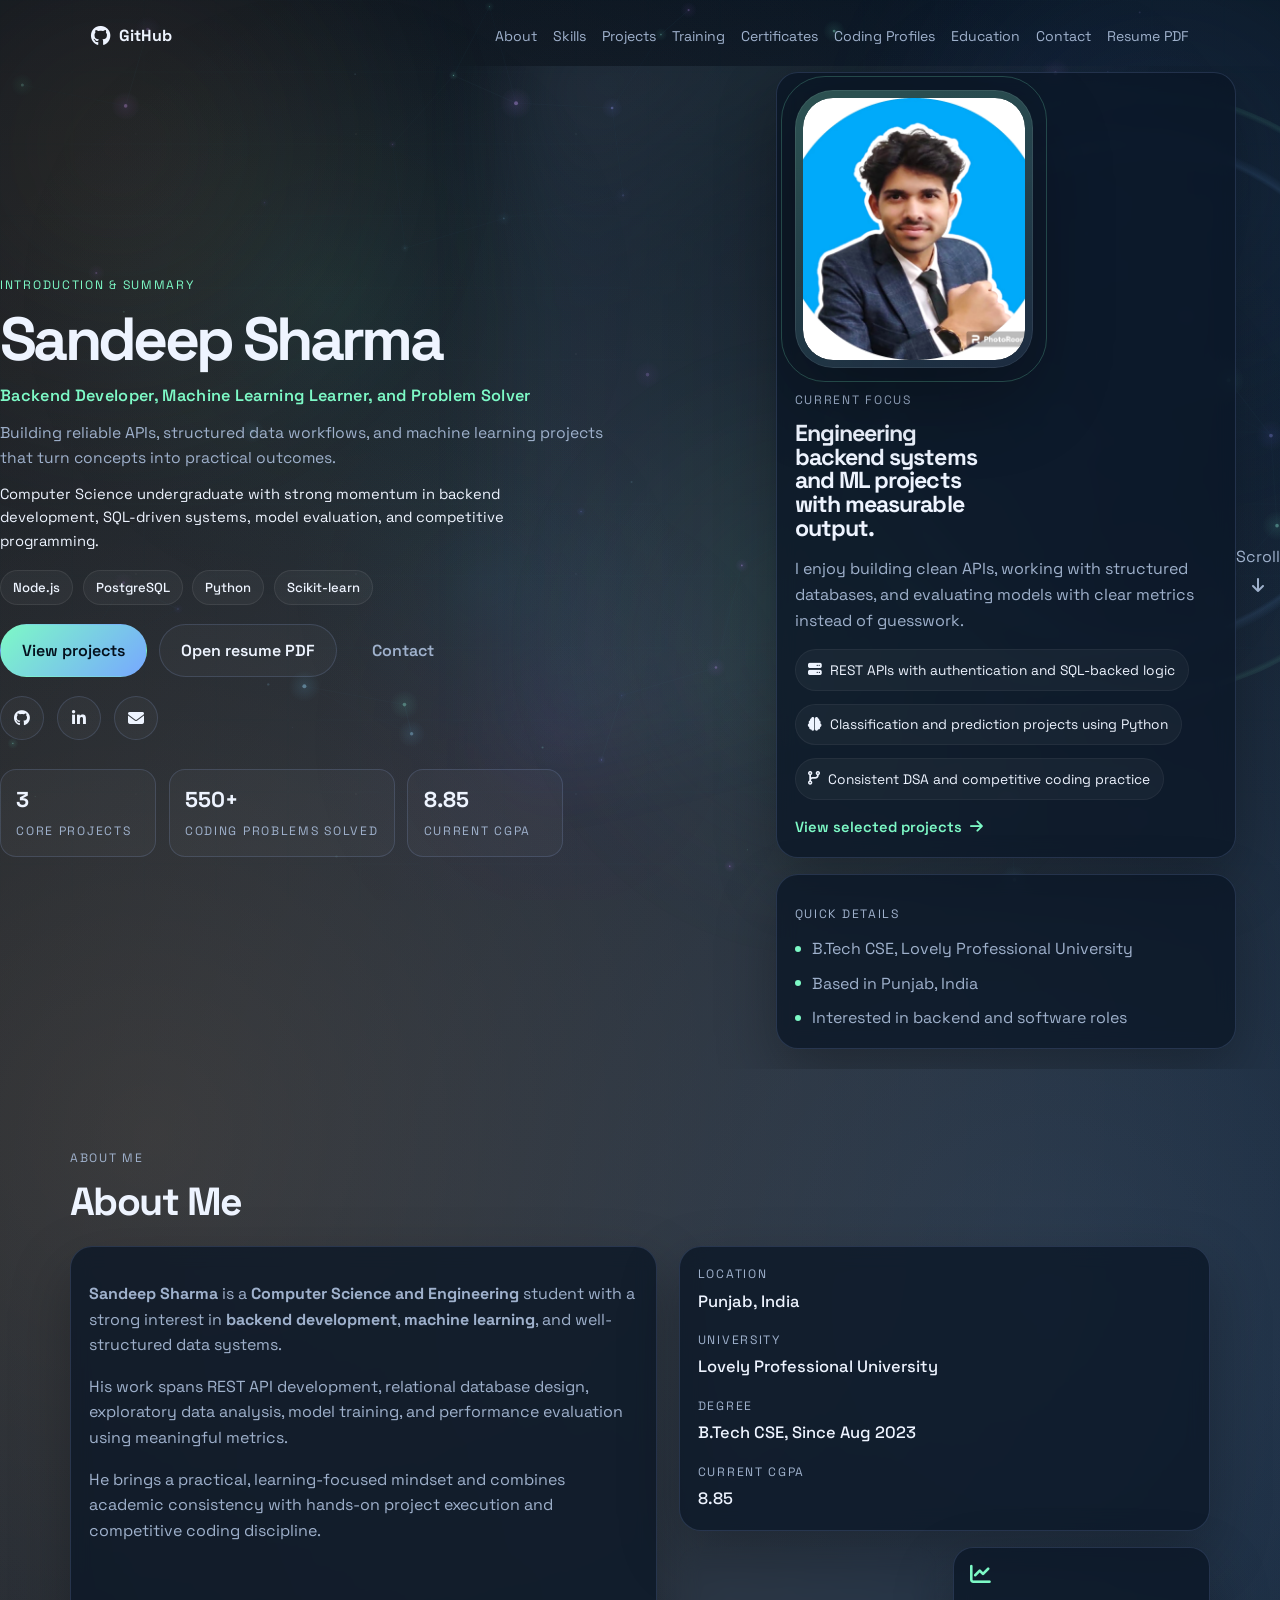
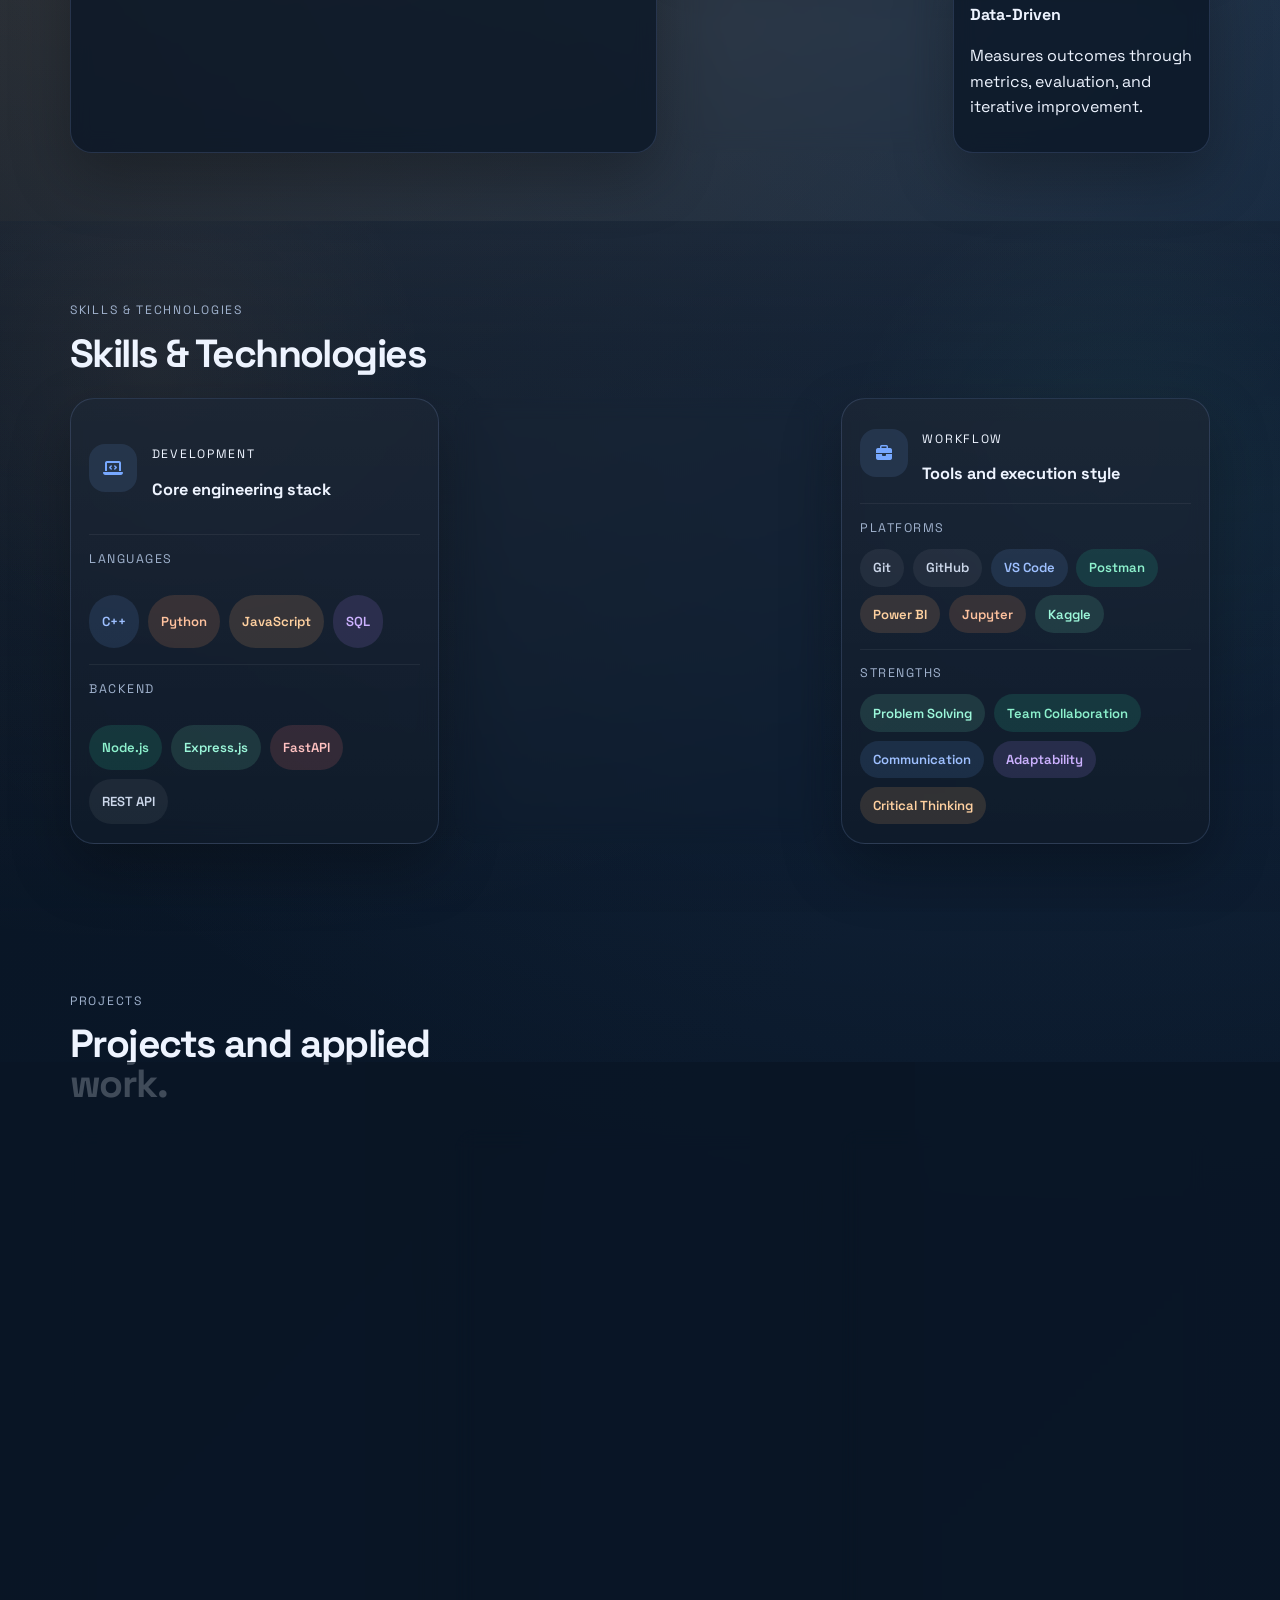
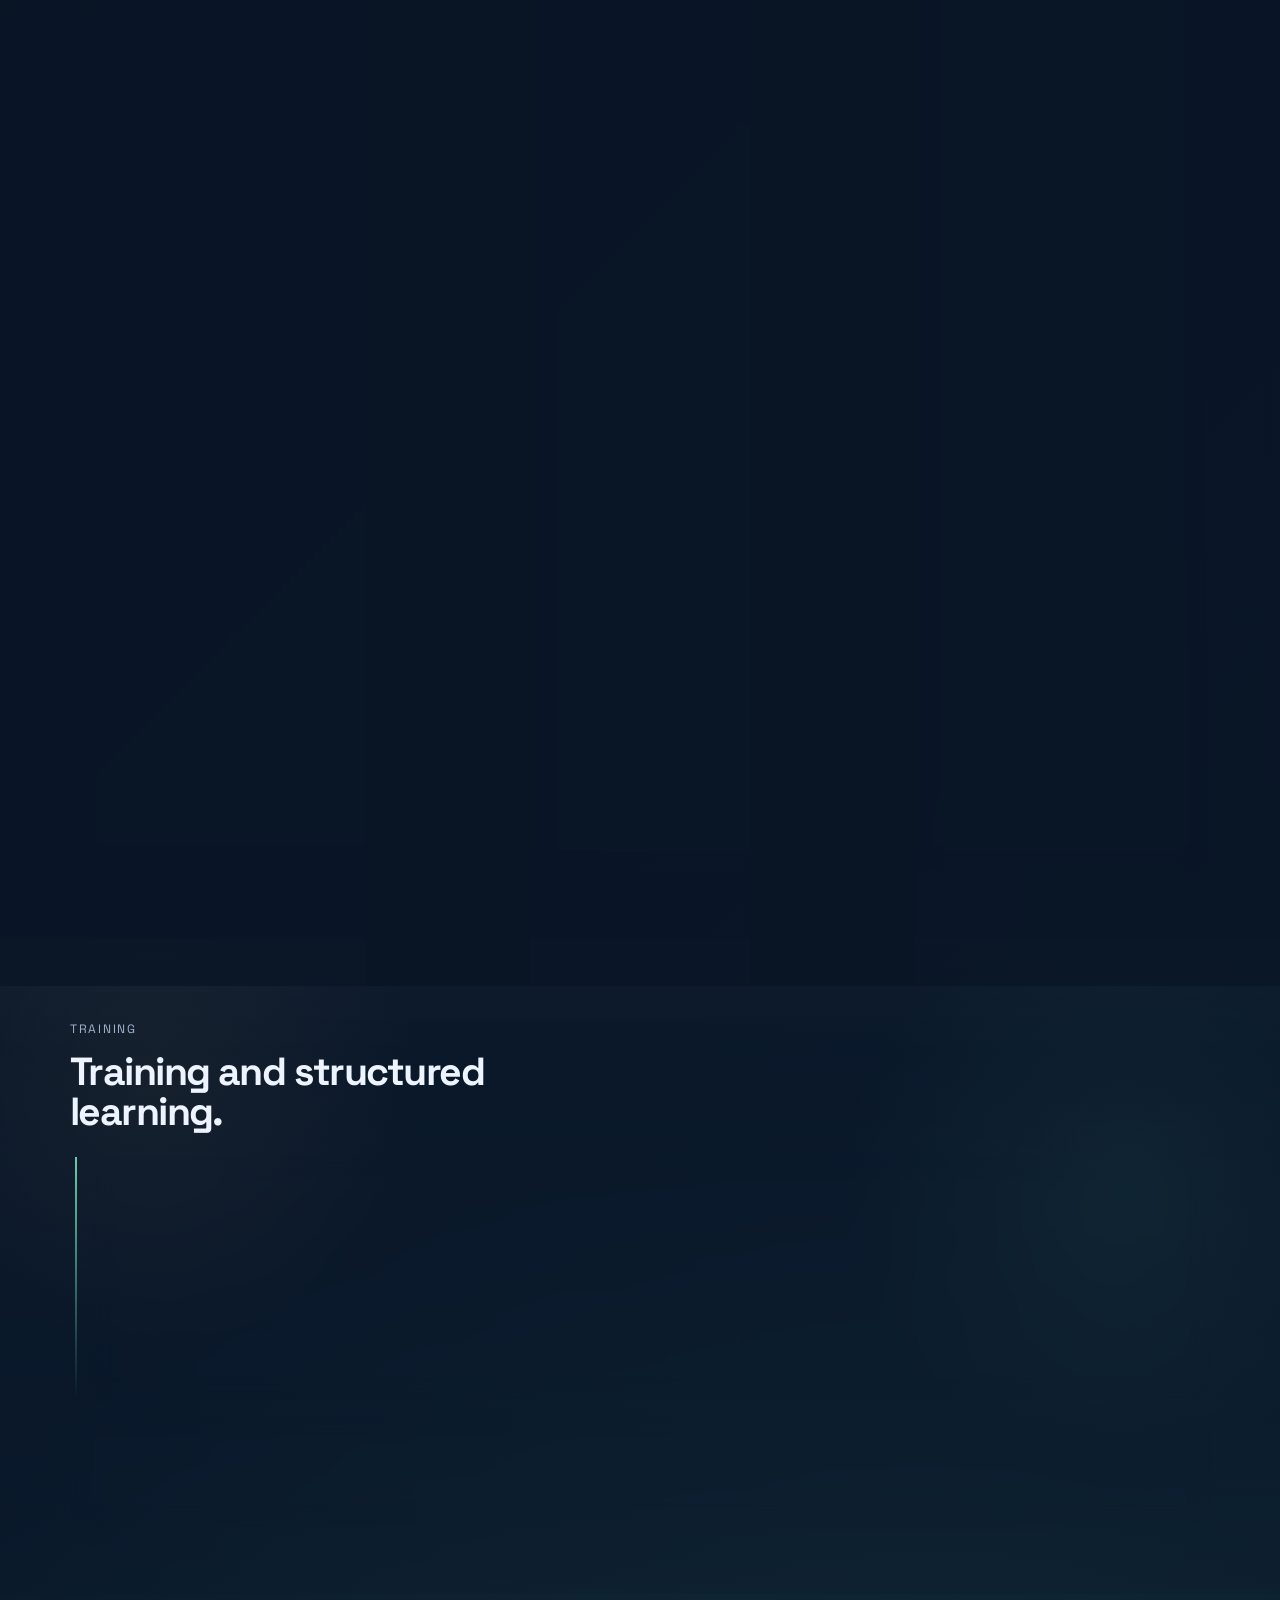
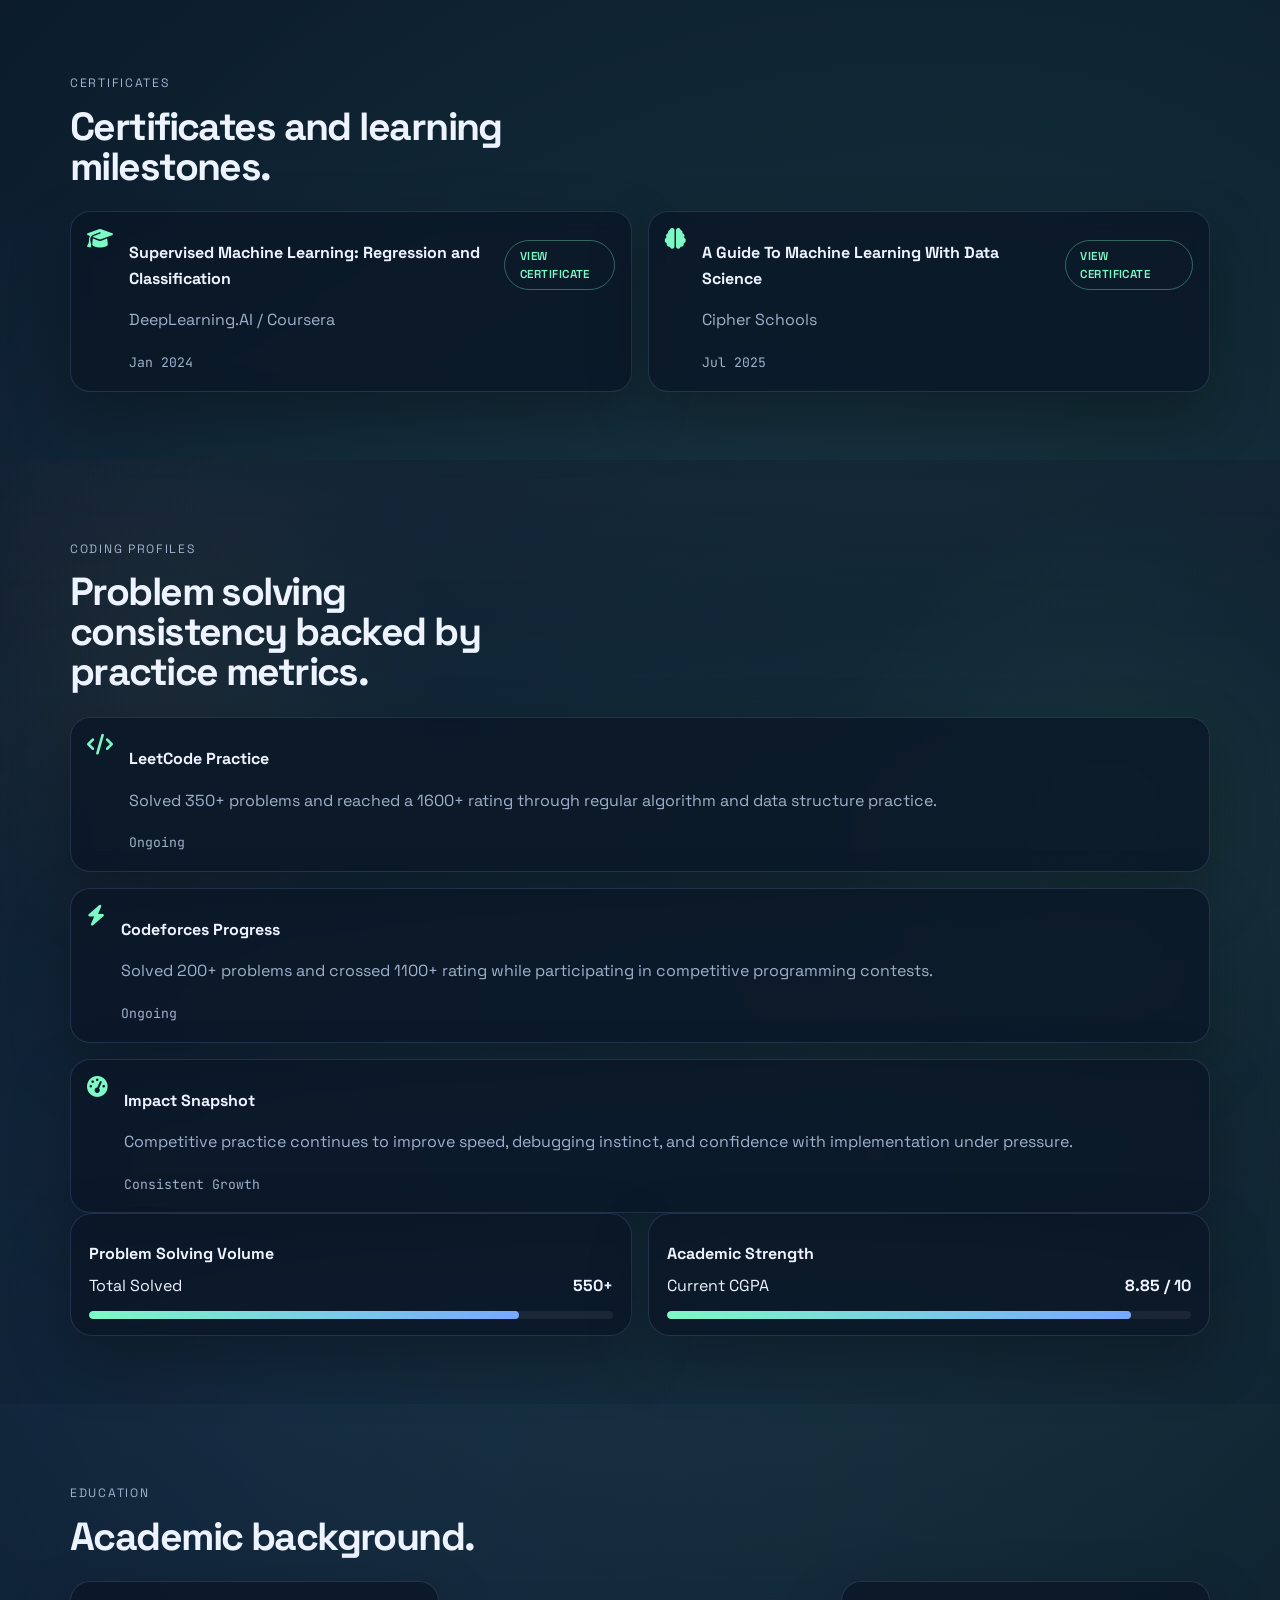
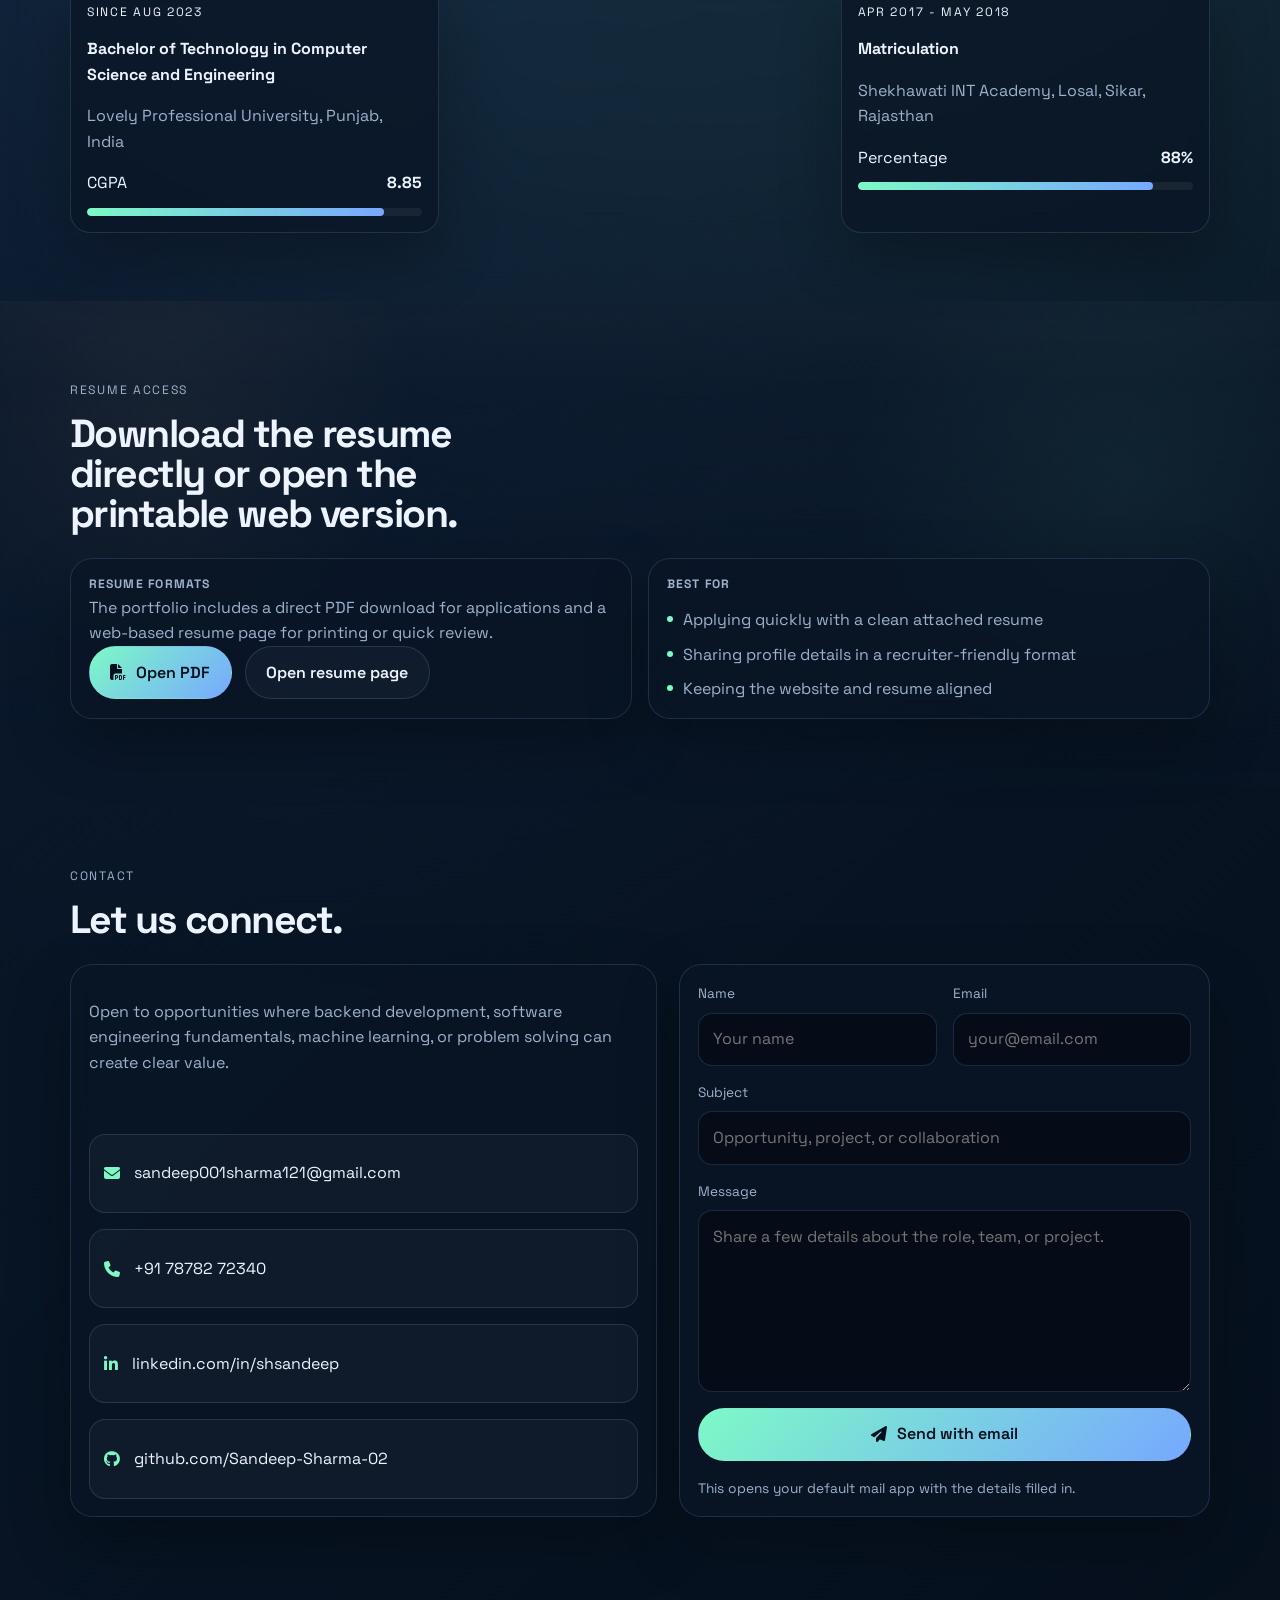
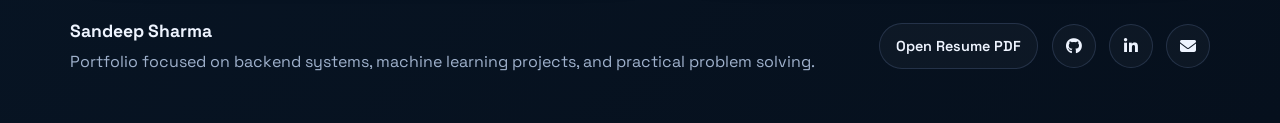
<file: index.html>
<!DOCTYPE html>
<html lang="en">
<head>
  <meta charset="UTF-8" />
  <meta name="viewport" content="width=device-width, initial-scale=1.0" />
  <meta
    name="description"
    content="Portfolio of Sandeep Sharma, a Computer Science undergraduate building backend systems, data science projects, and practical machine learning solutions."
  />
  <meta name="theme-color" content="#07111f" />
  <title>Sandeep Sharma | Portfolio</title>
  <link rel="preconnect" href="https://fonts.googleapis.com" />
  <link rel="preconnect" href="https://fonts.gstatic.com" crossorigin />
  <link
    href="https://fonts.googleapis.com/css2?family=JetBrains+Mono:wght@400;600&family=Space+Grotesk:wght@400;500;700&display=swap"
    rel="stylesheet"
  />
  <link rel="icon" href="favicon.svg" type="image/svg+xml" />
  <link rel="stylesheet" href="https://cdnjs.cloudflare.com/ajax/libs/font-awesome/6.5.0/css/all.min.css" />
  <link rel="stylesheet" href="style.css" />
</head>
<body>
  <canvas id="particle-canvas" aria-hidden="true"></canvas>
  <div class="page-shell">
    <nav id="navbar">
      <a
        href="https://github.com/Sandeep-Sharma-02"
        class="nav-logo nav-logo-github"
        target="_blank"
        rel="noopener"
        aria-label="Open GitHub profile"
      >
        <i class="fab fa-github"></i>
        <span>GitHub</span>
      </a>
      <ul class="nav-links" id="navLinks">
        <li><a href="#about">About</a></li>
        <li><a href="#skills">Skills</a></li>
        <li><a href="#projects">Projects</a></li>
        <li><a href="#training">Training</a></li>
        <li><a href="#certifications">Certificates</a></li>
        <li><a href="#competitive">Coding Profiles</a></li>
        <li><a href="#education">Education</a></li>
        <li><a href="#contact">Contact</a></li>
        <li><a href="https://drive.google.com/file/d/11NewJJW5GkzhOMJ3qAtojDPKRe1tcXoI/view?usp=drive_link" target="_blank" rel="noopener">Resume PDF</a></li>
      </ul>
      <button class="hamburger" id="hamburger" aria-label="Toggle menu" aria-expanded="false" aria-controls="navLinks">
        <span></span>
        <span></span>
        <span></span>
      </button>
    </nav>

    <main>
      <section id="hero" class="hero">
        <div class="hero-grid container">
          <div class="hero-copy">
            <p class="eyebrow">Introduction &amp; Summary</p>
            <h1>Sandeep Sharma</h1>
            <p class="hero-title">Backend Developer, Machine Learning Learner, and Problem Solver</p>
            <p class="hero-lead">
              Building reliable APIs, structured data workflows, and machine learning projects that turn concepts into practical outcomes.
            </p>
            <p class="hero-note">
              Computer Science undergraduate with strong momentum in backend development, SQL-driven systems, model evaluation, and competitive programming.
            </p>

            <div class="hero-role-wrap hero-badges">
              <span class="hero-badge">Node.js</span>
              <span class="hero-badge">PostgreSQL</span>
              <span class="hero-badge">Python</span>
              <span class="hero-badge">Scikit-learn</span>
            </div>

            <div class="hero-actions">
              <a href="#projects" class="btn btn-primary">View projects</a>
              <a href="https://drive.google.com/file/d/11NewJJW5GkzhOMJ3qAtojDPKRe1tcXoI/view?usp=drive_link" class="btn btn-secondary" target="_blank" rel="noopener">Open resume PDF</a>
              <a href="#contact" class="btn btn-ghost">Contact</a>
            </div>

            <div class="hero-socials">
              <a href="https://github.com/Sandeep-Sharma-02" target="_blank" rel="noopener" aria-label="GitHub">
                <i class="fab fa-github"></i>
              </a>
              <a href="https://www.linkedin.com/in/shsandeep/" target="_blank" rel="noopener" aria-label="LinkedIn">
                <i class="fab fa-linkedin-in"></i>
              </a>
              <a href="mailto:sandeep001sharma121@gmail.com" aria-label="Email">
                <i class="fas fa-envelope"></i>
              </a>
            </div>

            <div class="hero-stats">
              <article class="metric-card">
                <span class="metric-value">3</span>
                <span class="metric-label">Core projects</span>
              </article>
              <article class="metric-card">
                <span class="metric-value">550+</span>
                <span class="metric-label">Coding problems solved</span>
              </article>
              <article class="metric-card">
                <span class="metric-value">8.85</span>
                <span class="metric-label">Current CGPA</span>
              </article>
            </div>
          </div>

          <div class="hero-panel">
            <div class="hero-card hero-card-main glass-card">
              <div class="photo-frame-wrap" id="photoFrameWrap" title="Click to upload your photo">
                <div class="photo-frame-ring"></div>
                <div class="photo-frame-inner">
                  <img id="profilePhoto" src="profile-photo.jpeg" alt="Sandeep Sharma" style="display:block;" />
                  <div class="photo-placeholder" id="photoPlaceholder" style="display:none;">
                    <svg xmlns="http://www.w3.org/2000/svg" width="26" height="26" viewBox="0 0 24 24" fill="none" stroke="currentColor" stroke-width="1.5" stroke-linecap="round" stroke-linejoin="round"><path d="M23 19a2 2 0 0 1-2 2H3a2 2 0 0 1-2-2V8a2 2 0 0 1 2-2h4l2-3h6l2 3h4a2 2 0 0 1 2 2z"/><circle cx="12" cy="13" r="4"/></svg>
                    <span>Upload Photo</span>
                  </div>
                </div>
                <input type="file" id="photoInput" accept="image/*" style="display:none;" />
              </div>
              <p class="hero-card-kicker">Current Focus</p>
              <h2>Engineering backend systems and ML projects with measurable output.</h2>
              <p>
                I enjoy building clean APIs, working with structured databases, and evaluating models with clear metrics instead of guesswork.
              </p>
              <div class="signal-list">
                <span><i class="fas fa-server"></i> REST APIs with authentication and SQL-backed logic</span>
                <span><i class="fas fa-brain"></i> Classification and prediction projects using Python</span>
                <span><i class="fas fa-code-branch"></i> Consistent DSA and competitive coding practice</span>
              </div>
              <a href="#projects" class="summary-link">View selected projects <i class="fas fa-arrow-right"></i></a>
            </div>

            <div class="hero-card hero-card-mini glass-card">
              <p class="mini-label">Quick Details</p>
              <ul>
                <li>B.Tech CSE, Lovely Professional University</li>
                <li>Based in Punjab, India</li>
                <li>Interested in backend and software roles</li>
              </ul>
            </div>
          </div>
        </div>
        <a href="#about" class="scroll-cue" aria-label="Scroll to about section">
          <span>Scroll</span>
          <i class="fas fa-arrow-down"></i>
        </a>
      </section>

      <section id="about" class="section">
        <div class="container">
          <div class="section-heading">
            <p class="section-kicker">About Me</p>
            <h2>About Me</h2>
          </div>

          <div class="about-grid">
            <div class="about-copy glass-card">
              <p>
                <strong>Sandeep Sharma</strong> is a <strong>Computer Science and Engineering</strong> student with a strong interest in
                <strong>backend development</strong>, <strong>machine learning</strong>, and well-structured data systems.
              </p>
              <p>
                His work spans REST API development, relational database design, exploratory data analysis, model training, and performance evaluation using meaningful metrics.
              </p>
              <p>
                He brings a practical, learning-focused mindset and combines academic consistency with hands-on project execution and competitive coding discipline.
              </p>
            </div>

            <div class="about-aside">
              <div class="glass-card detail-stack">
                <div class="detail-item">
                  <span class="detail-label">Location</span>
                  <span class="detail-value">Punjab, India</span>
                </div>
                <div class="detail-item">
                  <span class="detail-label">University</span>
                  <span class="detail-value">Lovely Professional University</span>
                </div>
                <div class="detail-item">
                  <span class="detail-label">Degree</span>
                  <span class="detail-value">B.Tech CSE, Since Aug 2023</span>
                </div>
                <div class="detail-item">
                  <span class="detail-label">Current CGPA</span>
                  <span class="detail-value">8.85</span>
                </div>
              </div>

              <div class="value-grid">
                <article class="value-card glass-card">
                  <i class="fas fa-cubes"></i>
                  <h3>Systematic</h3>
                  <p>Builds with clear structure, clean logic, and dependable workflows.</p>
                </article>
                <article class="value-card glass-card">
                  <i class="fas fa-chart-line"></i>
                  <h3>Data-Driven</h3>
                  <p>Measures outcomes through metrics, evaluation, and iterative improvement.</p>
                </article>
              </div>
            </div>
          </div>
        </div>
      </section>

      <section id="skills" class="section section-dark">
        <div class="container">
          <div class="section-heading">
            <p class="section-kicker">Skills &amp; Technologies</p>
            <h2>Skills &amp; Technologies</h2>
          </div>

          <div class="skills-matrix">
            <article class="skill-column glass-card">
              <div class="skill-column-head">
                <div class="skill-icon"><i class="fas fa-laptop-code"></i></div>
                <div>
                  <p class="mini-label">Development</p>
                  <h3>Core engineering stack</h3>
                </div>
              </div>
              <div class="skill-row">
                <span class="skill-row-label">Languages</span>
                <div class="skill-row-tags">
                  <span class="tag tag-blue">C++</span>
                  <span class="tag tag-orange">Python</span>
                  <span class="tag tag-yellow">JavaScript</span>
                  <span class="tag tag-purple">SQL</span>
                </div>
              </div>
              <div class="skill-row">
                <span class="skill-row-label">Backend</span>
                <div class="skill-row-tags">
                  <span class="tag tag-green">Node.js</span>
                  <span class="tag tag-teal">Express.js</span>
                  <span class="tag tag-red">FastAPI</span>
                  <span class="tag tag-dark">REST API</span>
                </div>
              </div>
            </article>

            <article class="skill-column glass-card">
              <div class="skill-column-head">
                <div class="skill-icon"><i class="fas fa-chart-column"></i></div>
                <div>
                  <p class="mini-label">Analytics</p>
                  <h3>Data and ML workflow</h3>
                </div>
              </div>
              <div class="skill-row">
                <span class="skill-row-label">Data Science</span>
                <div class="skill-row-tags">
                  <span class="tag tag-blue">NumPy</span>
                  <span class="tag tag-teal">Pandas</span>
                  <span class="tag tag-orange">Matplotlib</span>
                  <span class="tag tag-purple">Scikit-learn</span>
                </div>
              </div>
              <div class="skill-row">
                <span class="skill-row-label">Databases</span>
                <div class="skill-row-tags">
                  <span class="tag tag-purple">PostgreSQL</span>
                  <span class="tag tag-blue">MySQL</span>
                  <span class="tag tag-orange">Schema Design</span>
                  <span class="tag tag-teal">SQL Queries</span>
                </div>
              </div>
            </article>

            <article class="skill-column glass-card">
              <div class="skill-column-head">
                <div class="skill-icon"><i class="fas fa-briefcase"></i></div>
                <div>
                  <p class="mini-label">Workflow</p>
                  <h3>Tools and execution style</h3>
                </div>
              </div>
              <div class="skill-row">
                <span class="skill-row-label">Platforms</span>
                <div class="skill-row-tags">
                  <span class="tag tag-dark">Git</span>
                  <span class="tag tag-dark">GitHub</span>
                  <span class="tag tag-blue">VS Code</span>
                  <span class="tag tag-green">Postman</span>
                  <span class="tag tag-yellow">Power BI</span>
                  <span class="tag tag-orange">Jupyter</span>
                  <span class="tag tag-teal">Kaggle</span>
                </div>
              </div>
              <div class="skill-row">
                <span class="skill-row-label">Strengths</span>
                <div class="skill-row-tags">
                  <span class="tag tag-teal">Problem Solving</span>
                  <span class="tag tag-green">Team Collaboration</span>
                  <span class="tag tag-blue">Communication</span>
                  <span class="tag tag-purple">Adaptability</span>
                  <span class="tag tag-yellow">Critical Thinking</span>
                </div>
              </div>
            </article>
          </div>
        </div>
      </section>

      <section id="projects" class="section">
        <div class="container">
          <div class="section-heading">
            <p class="section-kicker">Projects</p>
            <h2>Projects and applied work.</h2>
          </div>

          <div class="projects-grid">
            <article class="project-card glass-card">
              <div class="project-topline">
                <span class="project-date">Feb 2026 - Mar 2026</span>
                <span class="project-kind">Backend Project</span>
              </div>
              <button type="button" class="project-preview-button" data-project-preview="fintrack" aria-label="Open FinTrack interactive preview">
                <div class="project-visual project-visual-fintrack">
                  <div class="preview-window-chrome">
                    <span></span><span></span><span></span>
                  </div>
                  <div class="preview-header">
                    <div>
                      <span class="preview-overline">Finance API</span>
                      <strong>Monthly summary dashboard</strong>
                    </div>
                    <span class="preview-chip preview-chip-accent">PostgreSQL + JWT</span>
                  </div>
                  <div class="preview-dashboard-grid">
                    <div class="preview-panel preview-panel-primary">
                      <span class="preview-panel-label">Cash Flow</span>
                      <div class="preview-line-chart">
                        <span style="height: 36%"></span>
                        <span style="height: 54%"></span>
                        <span style="height: 48%"></span>
                        <span style="height: 72%"></span>
                        <span style="height: 66%"></span>
                        <span style="height: 84%"></span>
                        <span style="height: 78%"></span>
                      </div>
                    </div>
                    <div class="preview-stat-stack">
                      <div class="preview-stat-card">
                        <strong>6</strong>
                        <span>Endpoints</span>
                      </div>
                      <div class="preview-stat-card">
                        <strong>JWT</strong>
                        <span>Secure auth</span>
                      </div>
                      <div class="preview-stat-card">
                        <strong>SQL</strong>
                        <span>Summary logic</span>
                      </div>
                    </div>
                  </div>
                  <div class="preview-mini-graph">
                    <div class="preview-mini-graph-head">
                      <span>Endpoint usage</span>
                      <span>Last 30 days</span>
                    </div>
                    <div class="preview-area-chart">
                      <span style="height: 42%"></span>
                      <span style="height: 56%"></span>
                      <span style="height: 51%"></span>
                      <span style="height: 74%"></span>
                      <span style="height: 68%"></span>
                      <span style="height: 82%"></span>
                      <span style="height: 76%"></span>
                      <span style="height: 88%"></span>
                    </div>
                  </div>
                  <div class="preview-data-table">
                    <span>Housing</span>
                    <span>45%</span>
                    <span>Food</span>
                    <span>21%</span>
                    <span>Savings</span>
                    <span>17%</span>
                  </div>
                </div>
                <span class="project-preview-hint">Expand interactive preview</span>
              </button>
              <h3>FinTrack REST API</h3>
              <p>Production-grade personal finance tracker API built with secure authentication, relational data design, and tested financial reporting endpoints.</p>
              <ul class="project-points">
                <li>Built 6 fully tested endpoints using Node.js, Express.js, and PostgreSQL.</li>
                <li>Implemented JWT authentication and bcryptjs hashing for secure registration and login.</li>
                <li>Created SQL-powered summary logic using aggregations for category and monthly breakdowns.</li>
              </ul>
              <div class="timeline-tags">
                <span class="tag tag-green">Node.js</span>
                <span class="tag tag-teal">Express.js</span>
                <span class="tag tag-purple">PostgreSQL</span>
                <span class="tag tag-blue">JWT</span>
              </div>
              <div class="project-link-row">
                <a href="https://github.com/Sandeep-Sharma-02/FinTrack-api" target="_blank" rel="noopener" class="cert-btn">View Project</a>
              </div>
            </article>

            <article class="project-card glass-card">
              <div class="project-topline">
                <span class="project-date">Aug 2024 - Sep 2024</span>
                <span class="project-kind">Machine Learning Project</span>
              </div>
              <button type="button" class="project-preview-button" data-project-preview="diabetes" aria-label="Open diabetes prediction interactive preview">
                <div class="project-visual project-visual-diabetes">
                  <div class="preview-window-chrome">
                    <span></span><span></span><span></span>
                  </div>
                  <div class="preview-header">
                    <div>
                      <span class="preview-overline">Prediction Model</span>
                      <strong>Clinical risk evaluation</strong>
                    </div>
                    <span class="preview-chip preview-chip-accent">ROC-AUC 0.87</span>
                  </div>
                  <div class="preview-dashboard-grid">
                    <div class="preview-panel preview-panel-primary">
                      <span class="preview-panel-label">Feature influence</span>
                      <div class="preview-metric-list">
                        <div><span>Glucose</span><b style="width: 88%"></b></div>
                        <div><span>BMI</span><b style="width: 74%"></b></div>
                        <div><span>Age</span><b style="width: 56%"></b></div>
                        <div><span>Insulin</span><b style="width: 48%"></b></div>
                      </div>
                    </div>
                    <div class="preview-stat-stack">
                      <div class="preview-stat-card">
                        <strong>768</strong>
                        <span>Records</span>
                      </div>
                      <div class="preview-stat-card">
                        <strong>3</strong>
                        <span>Models</span>
                      </div>
                      <div class="preview-stat-card">
                        <strong>RF</strong>
                        <span>Best fit</span>
                      </div>
                    </div>
                  </div>
                  <div class="preview-mini-graph">
                    <div class="preview-mini-graph-head">
                      <span>Model score trend</span>
                      <span>Evaluation window</span>
                    </div>
                    <div class="preview-area-chart preview-area-chart-warm">
                      <span style="height: 48%"></span>
                      <span style="height: 61%"></span>
                      <span style="height: 72%"></span>
                      <span style="height: 66%"></span>
                      <span style="height: 84%"></span>
                      <span style="height: 78%"></span>
                      <span style="height: 90%"></span>
                    </div>
                  </div>
                  <div class="preview-data-table preview-data-table-wide">
                    <span>Precision</span>
                    <span>0.84</span>
                    <span>Recall</span>
                    <span>0.82</span>
                    <span>F1-Score</span>
                    <span>0.83</span>
                  </div>
                </div>
                <span class="project-preview-hint">Expand interactive preview</span>
              </button>
              <h3>Diabetes Prediction using Machine Learning</h3>
              <p>Health-data classification project focused on careful preprocessing, model comparison, and evaluation using multiple statistical performance metrics.</p>
              <ul class="project-points">
                <li>Cleaned and standardized data features for more stable model training.</li>
                <li>Implemented Logistic Regression, Random Forest, and SVM for diabetes prediction.</li>
                <li>Evaluated models using Accuracy, Precision, Recall, F1-Score, and ROC-AUC.</li>
              </ul>
              <div class="timeline-tags">
                <span class="tag tag-orange">Python</span>
                <span class="tag tag-teal">Pandas</span>
                <span class="tag tag-purple">Scikit-learn</span>
                <span class="tag tag-yellow">Plotly</span>
              </div>
              <div class="project-link-row">
                <a href="https://github.com/Sandeep-Sharma-02/PYTHON-PROJECT" target="_blank" rel="noopener" class="cert-btn">View Project</a>
              </div>
            </article>

            <article class="project-card glass-card">
              <div class="project-topline">
                <span class="project-date">May 2024 - Jun 2024</span>
                <span class="project-kind">Prediction Project</span>
              </div>
              <button type="button" class="project-preview-button" data-project-preview="air" aria-label="Open air quality interactive preview">
                <div class="project-visual project-visual-air">
                  <div class="preview-window-chrome">
                    <span></span><span></span><span></span>
                  </div>
                  <div class="preview-header">
                    <div>
                      <span class="preview-overline">Air Quality Model</span>
                      <strong>Pollution trend forecasting</strong>
                    </div>
                    <span class="preview-chip preview-chip-accent">R2 0.86</span>
                  </div>
                  <div class="preview-panel preview-panel-primary">
                    <span class="preview-panel-label">PM2.5 forecast curve</span>
                    <div class="preview-line-chart preview-line-chart-soft">
                      <span style="height: 28%"></span>
                      <span style="height: 42%"></span>
                      <span style="height: 39%"></span>
                      <span style="height: 63%"></span>
                      <span style="height: 69%"></span>
                      <span style="height: 58%"></span>
                      <span style="height: 77%"></span>
                    </div>
                  </div>
                  <div class="preview-mini-graph">
                    <div class="preview-mini-graph-head">
                      <span>Pollution intensity</span>
                      <span>Observed trend</span>
                    </div>
                    <div class="preview-area-chart preview-area-chart-soft">
                      <span style="height: 26%"></span>
                      <span style="height: 39%"></span>
                      <span style="height: 44%"></span>
                      <span style="height: 58%"></span>
                      <span style="height: 71%"></span>
                      <span style="height: 64%"></span>
                      <span style="height: 79%"></span>
                    </div>
                  </div>
                  <div class="preview-pollutant-grid">
                    <div class="preview-stat-card"><strong>PM2.5</strong><span>Target variable</span></div>
                    <div class="preview-stat-card"><strong>NO2</strong><span>Traffic signal</span></div>
                    <div class="preview-stat-card"><strong>SO2</strong><span>Industrial trace</span></div>
                    <div class="preview-stat-card"><strong>O3</strong><span>Seasonal spread</span></div>
                  </div>
                </div>
                <span class="project-preview-hint">Expand interactive preview</span>
              </button>
              <h3>Air Quality Monitoring &amp; Pollution Level Prediction</h3>
              <p>Data science project focused on pollutant trend analysis, feature engineering, and prediction of PM2.5 severity through tuned machine learning models.</p>
              <ul class="project-points">
                <li>Performed EDA and visualized temporal pollution patterns using Matplotlib and Seaborn.</li>
                <li>Built Random Forest and XGBoost models to predict PM2.5 levels with an R2 score of 0.86.</li>
                <li>Improved model accuracy through correlation analysis and hyperparameter tuning.</li>
              </ul>
              <div class="timeline-tags">
                <span class="tag tag-orange">Python</span>
                <span class="tag tag-blue">Seaborn</span>
                <span class="tag tag-green">XGBoost</span>
                <span class="tag tag-purple">Scikit-learn</span>
              </div>
              <div class="project-link-row">
                <a href="https://github.com/Sandeep-Sharma-02/airpollution-project" target="_blank" rel="noopener" class="cert-btn">View Project</a>
              </div>
            </article>
          </div>
        </div>
      </section>

      <section id="training" class="section section-dark">
        <div class="container">
          <div class="section-heading">
            <p class="section-kicker">Training</p>
            <h2>Training and structured learning.</h2>
          </div>

          <div class="timeline">
            <article class="timeline-item glass-card">
              <div class="timeline-marker"></div>
              <div class="timeline-body">
                <div class="timeline-head">
                  <h3>Machine Learning with Data Science - Cipher Schools</h3>
                  <span>Jun 2025 - Jul 2025</span>
                </div>
                <p>Completed an intensive training program covering Python-based data science workflows, model building, and end-to-end evaluation practices.</p>
                <div class="timeline-tags">
                  <span class="tag tag-orange">Python</span>
                  <span class="tag tag-teal">NumPy</span>
                  <span class="tag tag-blue">Pandas</span>
                  <span class="tag tag-purple">Scikit-learn</span>
                </div>
                <a href="https://drive.google.com/file/d/15oU3h2VCrgd7Ux-hBaPm2NhFI4iFjQfj/view?usp=drive_link" target="_blank" rel="noopener" class="cert-btn">View Certificate</a>
              </div>
            </article>
          </div>

          <div class="section-callout glass-card">
            <p class="callout-title">What This Added</p>
            <p>Stronger foundations in data preparation, visualization, classification, regression, and model evaluation using practical project-style workflows.</p>
          </div>
        </div>
      </section>

      <section id="certifications" class="section">
        <div class="container">
          <div class="section-heading">
            <p class="section-kicker">Certificates</p>
            <h2>Certificates and learning milestones.</h2>
          </div>

          <div class="certs-grid">
            <article class="cert-card glass-card">
              <i class="fas fa-graduation-cap"></i>
              <div>
                <h3>Supervised Machine Learning: Regression and Classification</h3>
                <p>DeepLearning.AI / Coursera</p>
                <span>Jan 2024</span>
              </div>
              <a href="https://drive.google.com/file/d/15oU3h2VCrgd7Ux-hBaPm2NhFI4iFjQfj/view?usp=drive_link" target="_blank" rel="noopener" class="cert-btn">View Certificate</a>
            </article>

            <article class="cert-card glass-card">
              <i class="fas fa-brain"></i>
              <div>
                <h3>A Guide To Machine Learning With Data Science</h3>
                <p>Cipher Schools</p>
                <span>Jul 2025</span>
              </div>
              <a href="https://drive.google.com/file/d/15oU3h2VCrgd7Ux-hBaPm2NhFI4iFjQfj/view?usp=drive_link" target="_blank" rel="noopener" class="cert-btn">View Certificate</a>
            </article>
          </div>
        </div>
      </section>

      <section id="competitive" class="section section-dark">
        <div class="container">
          <div class="section-heading">
            <p class="section-kicker">Coding Profiles</p>
            <h2>Problem solving consistency backed by practice metrics.</h2>
          </div>

          <div class="achievement-grid">
            <article class="achievement-card glass-card">
              <i class="fas fa-code"></i>
              <div>
                <h3>LeetCode Practice</h3>
                <p>Solved 350+ problems and reached a 1600+ rating through regular algorithm and data structure practice.</p>
                <span>Ongoing</span>
              </div>
            </article>

            <article class="achievement-card glass-card">
              <i class="fas fa-bolt"></i>
              <div>
                <h3>Codeforces Progress</h3>
                <p>Solved 200+ problems and crossed 1100+ rating while participating in competitive programming contests.</p>
                <span>Ongoing</span>
              </div>
            </article>

            <article class="achievement-card glass-card">
              <i class="fas fa-gauge-high"></i>
              <div>
                <h3>Impact Snapshot</h3>
                <p>Competitive practice continues to improve speed, debugging instinct, and confidence with implementation under pressure.</p>
                <span>Consistent Growth</span>
              </div>
            </article>
          </div>

          <div class="status-grid">
            <article class="status-card glass-card">
              <h3>Problem Solving Volume</h3>
              <div class="score-row">
                <span>Total Solved</span>
                <strong>550+</strong>
              </div>
              <div class="score-bar"><span style="width: 82%"></span></div>
            </article>
            <article class="status-card glass-card">
              <h3>Academic Strength</h3>
              <div class="score-row">
                <span>Current CGPA</span>
                <strong>8.85 / 10</strong>
              </div>
              <div class="score-bar"><span style="width: 88.5%"></span></div>
            </article>
          </div>
        </div>
      </section>

      <section id="education" class="section">
        <div class="container">
          <div class="section-heading">
            <p class="section-kicker">Education</p>
            <h2>Academic background.</h2>
          </div>

          <div class="education-grid">
            <article class="education-card glass-card">
              <span class="education-year">Since Aug 2023</span>
              <h3>Bachelor of Technology in Computer Science and Engineering</h3>
              <p>Lovely Professional University, Punjab, India</p>
              <div class="score-row">
                <span>CGPA</span>
                <strong>8.85</strong>
              </div>
              <div class="score-bar"><span style="width: 88.5%"></span></div>
            </article>

            <article class="education-card glass-card">
              <span class="education-year">Apr 2018 - May 2020</span>
              <h3>Intermediate</h3>
              <p>Prince Academy Of Higher Education, Sikar, Rajasthan</p>
              <div class="score-row">
                <span>Percentage</span>
                <strong>96.6%</strong>
              </div>
              <div class="score-bar"><span style="width: 96.6%"></span></div>
            </article>

            <article class="education-card glass-card">
              <span class="education-year">Apr 2017 - May 2018</span>
              <h3>Matriculation</h3>
              <p>Shekhawati INT Academy, Losal, Sikar, Rajasthan</p>
              <div class="score-row">
                <span>Percentage</span>
                <strong>88%</strong>
              </div>
              <div class="score-bar"><span style="width: 88%"></span></div>
            </article>
          </div>
        </div>
      </section>

      <section id="resume-download" class="section section-dark">
        <div class="container">
          <div class="section-heading">
            <p class="section-kicker">Resume Access</p>
            <h2>Download the resume directly or open the printable web version.</h2>
          </div>

          <div class="resume-download-grid">
            <div class="resume-download-card glass-card">
              <p class="callout-title">Resume Formats</p>
              <p>The portfolio includes a direct PDF download for applications and a web-based resume page for printing or quick review.</p>
              <div class="hero-actions">
                <a href="https://drive.google.com/file/d/11NewJJW5GkzhOMJ3qAtojDPKRe1tcXoI/view?usp=drive_link" class="btn btn-primary" target="_blank" rel="noopener">
                  <i class="fas fa-file-pdf"></i>
                  Open PDF
                </a>
                <a href="resume.html" class="btn btn-secondary">Open resume page</a>
              </div>
            </div>

            <div class="resume-download-card glass-card">
              <p class="callout-title">Best For</p>
              <ul class="resume-points">
                <li>Applying quickly with a clean attached resume</li>
                <li>Sharing profile details in a recruiter-friendly format</li>
                <li>Keeping the website and resume aligned</li>
              </ul>
            </div>
          </div>
        </div>
      </section>

      <section id="contact" class="section">
        <div class="container">
          <div class="section-heading">
            <p class="section-kicker">Contact</p>
            <h2>Let us connect.</h2>
          </div>

          <div class="contact-grid">
            <div class="contact-panel glass-card">
              <p class="contact-intro">
                Open to opportunities where backend development, software engineering fundamentals, machine learning, or problem solving can create clear value.
              </p>

              <a href="mailto:sandeep001sharma121@gmail.com" class="contact-link">
                <i class="fas fa-envelope"></i>
                <span>sandeep001sharma121@gmail.com</span>
              </a>
              <a href="tel:+917878272340" class="contact-link">
                <i class="fas fa-phone"></i>
                <span>+91 78782 72340</span>
              </a>
              <a href="https://www.linkedin.com/in/shsandeep/" target="_blank" rel="noopener" class="contact-link">
                <i class="fab fa-linkedin-in"></i>
                <span>linkedin.com/in/shsandeep</span>
              </a>
              <a href="https://github.com/Sandeep-Sharma-02" target="_blank" rel="noopener" class="contact-link">
                <i class="fab fa-github"></i>
                <span>github.com/Sandeep-Sharma-02</span>
              </a>
            </div>

            <form class="contact-form glass-card" id="contactForm">
              <div class="form-row">
                <div class="form-group">
                  <label for="name">Name</label>
                  <input type="text" id="name" name="name" placeholder="Your name" required />
                </div>
                <div class="form-group">
                  <label for="email">Email</label>
                  <input type="email" id="email" name="email" placeholder="your@email.com" required />
                </div>
              </div>

              <div class="form-group">
                <label for="subject">Subject</label>
                <input type="text" id="subject" name="subject" placeholder="Opportunity, project, or collaboration" required />
              </div>

              <div class="form-group">
                <label for="message">Message</label>
                <textarea
                  id="message"
                  name="message"
                  rows="6"
                  placeholder="Share a few details about the role, team, or project."
                  required
                ></textarea>
              </div>

              <button type="submit" class="btn btn-primary btn-block">
                <i class="fas fa-paper-plane"></i>
                Send with email
              </button>
              <p class="form-note">This opens your default mail app with the details filled in.</p>
            </form>
          </div>
        </div>
      </section>
    </main>

    <footer class="site-footer">
      <div class="container footer-inner">
        <div>
          <p class="footer-name">Sandeep Sharma</p>
          <p class="footer-copy">Portfolio focused on backend systems, machine learning projects, and practical problem solving.</p>
        </div>
        <div class="footer-actions">
          <a href="https://drive.google.com/file/d/11NewJJW5GkzhOMJ3qAtojDPKRe1tcXoI/view?usp=drive_link" class="footer-resume" target="_blank" rel="noopener">Open Resume PDF</a>
          <div class="footer-socials">
            <a href="https://github.com/Sandeep-Sharma-02" target="_blank" rel="noopener" aria-label="GitHub"><i class="fab fa-github"></i></a>
            <a href="https://www.linkedin.com/in/shsandeep/" target="_blank" rel="noopener" aria-label="LinkedIn"><i class="fab fa-linkedin-in"></i></a>
            <a href="mailto:sandeep001sharma121@gmail.com" aria-label="Email"><i class="fas fa-envelope"></i></a>
          </div>
        </div>
      </div>
    </footer>
  </div>

  <button id="backToTop" aria-label="Back to top"><i class="fas fa-arrow-up"></i></button>
  <div class="project-modal" id="projectModal" hidden>
    <div class="project-modal-backdrop" data-close-project-modal></div>
    <div class="project-modal-dialog glass-card" role="dialog" aria-modal="true" aria-labelledby="projectModalTitle">
      <button type="button" class="project-modal-close" id="projectModalClose" aria-label="Close project preview">
        <i class="fas fa-xmark"></i>
      </button>
      <div class="project-modal-header">
        <p class="mini-label" id="projectModalLabel">Interactive Preview</p>
        <h3 id="projectModalTitle">Project Preview</h3>
        <p id="projectModalSubtitle"></p>
      </div>
      <div class="project-modal-toolbar" id="projectModalToolbar"></div>
      <div class="project-modal-body" id="projectModalBody"></div>
    </div>
  </div>
  <script src="script.js"></script>
</body>
</html>
</file>
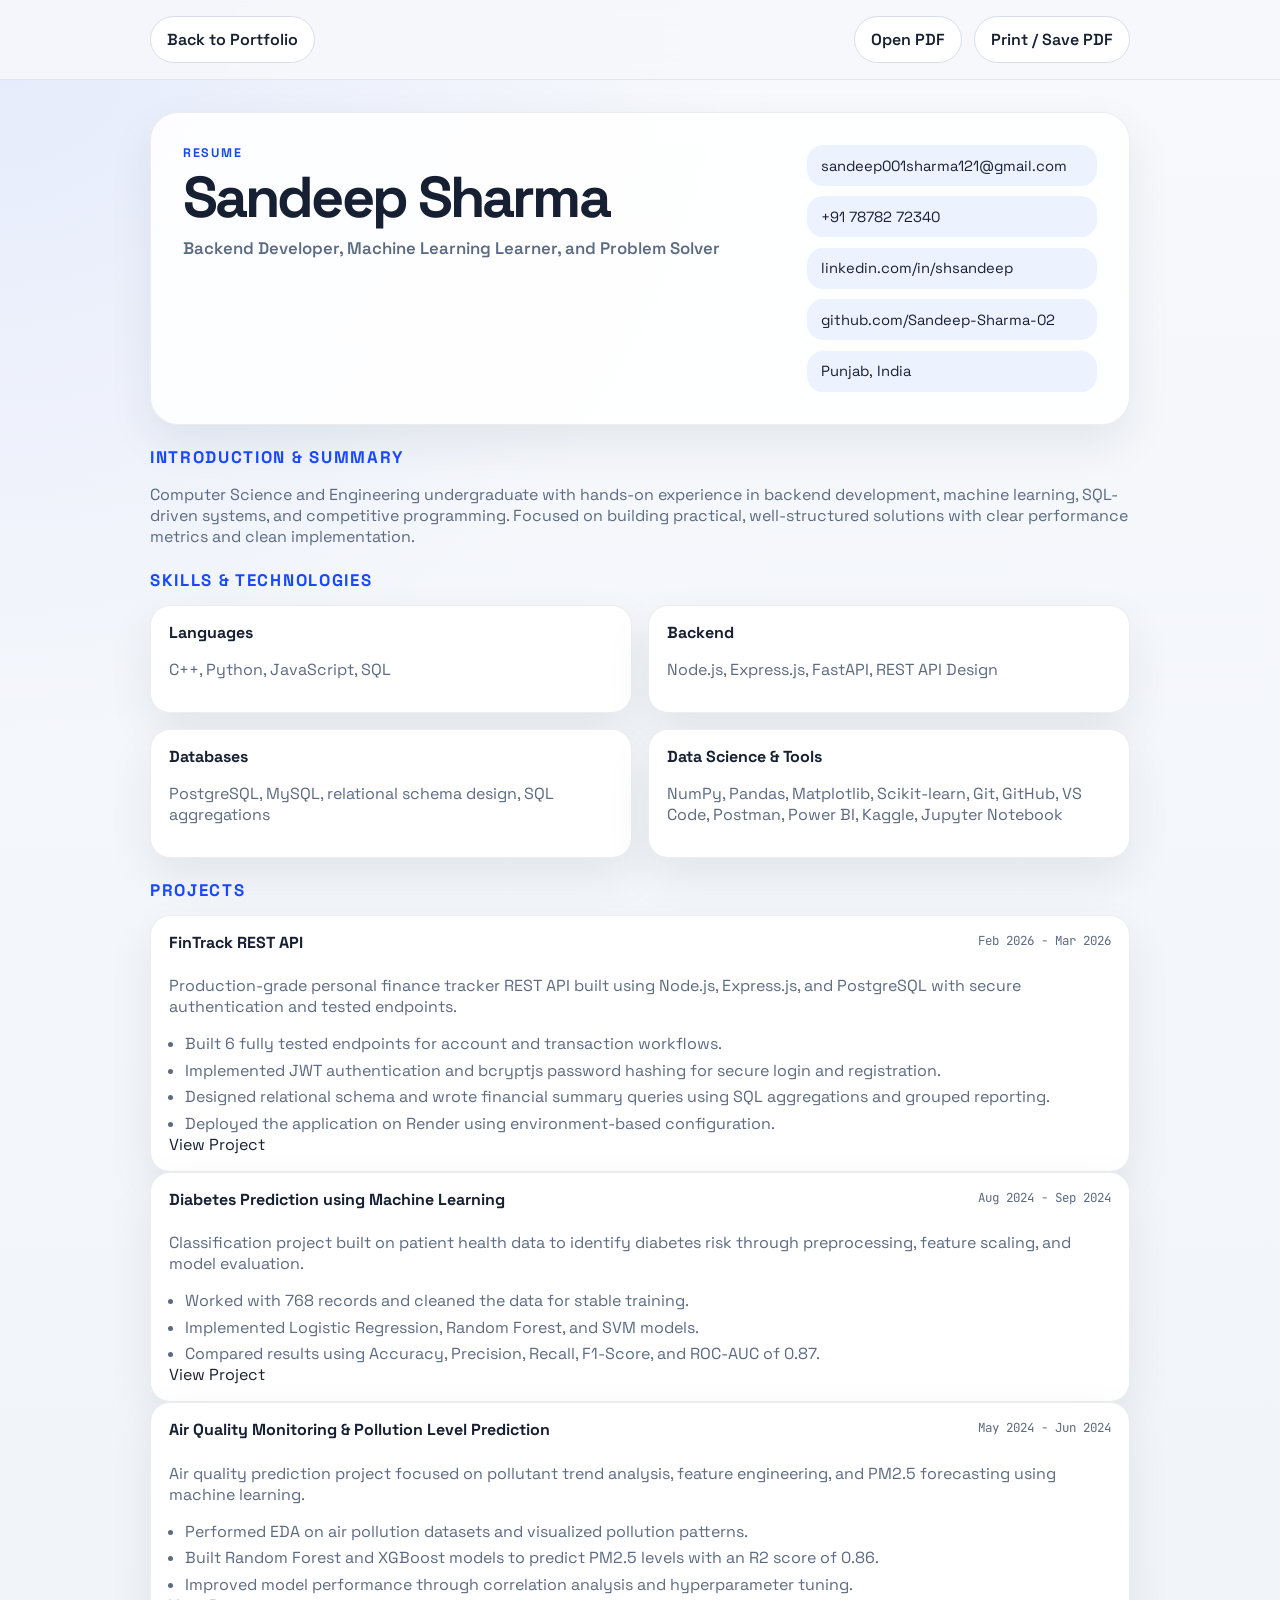
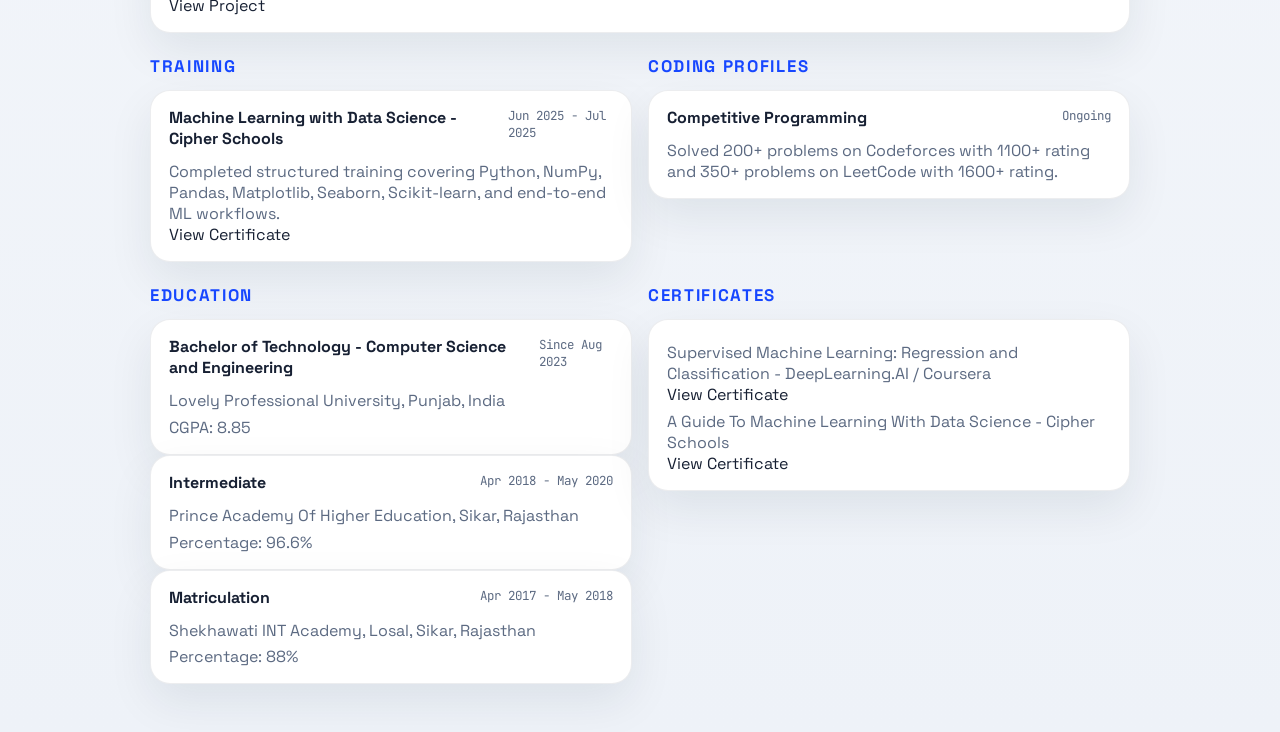
<file: resume.html>
<!DOCTYPE html>
<html lang="en">
<head>
  <meta charset="UTF-8" />
  <meta name="viewport" content="width=device-width, initial-scale=1.0" />
  <meta
    name="description"
    content="Resume of Sandeep Sharma, Computer Science undergraduate focused on backend development, machine learning, and problem solving."
  />
  <title>Sandeep Sharma | Resume</title>
  <link rel="preconnect" href="https://fonts.googleapis.com" />
  <link rel="preconnect" href="https://fonts.gstatic.com" crossorigin />
  <link
    href="https://fonts.googleapis.com/css2?family=JetBrains+Mono:wght@400;600&family=Space+Grotesk:wght@400;500;700&display=swap"
    rel="stylesheet"
  />
  <link rel="icon" href="favicon.svg" type="image/svg+xml" />
  <link rel="stylesheet" href="resume.css" />
</head>
<body>
  <header class="resume-topbar">
    <div class="resume-topbar-inner">
      <a href="index.html" class="top-link">Back to Portfolio</a>
      <div class="resume-topbar-actions">
        <a href="https://drive.google.com/file/d/11NewJJW5GkzhOMJ3qAtojDPKRe1tcXoI/view?usp=drive_link" class="top-link" target="_blank" rel="noopener">Open PDF</a>
        <button type="button" class="top-button" id="printResume">Print / Save PDF</button>
      </div>
    </div>
  </header>

  <main class="resume-shell">
    <section class="resume-hero">
      <div>
        <p class="resume-kicker">Resume</p>
        <h1>Sandeep Sharma</h1>
        <p class="resume-role">Backend Developer, Machine Learning Learner, and Problem Solver</p>
      </div>
      <div class="resume-contact">
        <a href="mailto:sandeep001sharma121@gmail.com">sandeep001sharma121@gmail.com</a>
        <a href="tel:+917878272340">+91 78782 72340</a>
        <a href="https://www.linkedin.com/in/shsandeep/" target="_blank" rel="noopener">linkedin.com/in/shsandeep</a>
        <a href="https://github.com/Sandeep-Sharma-02" target="_blank" rel="noopener">github.com/Sandeep-Sharma-02</a>
        <span>Punjab, India</span>
      </div>
    </section>

    <section class="resume-section">
      <h2>Introduction &amp; Summary</h2>
      <p>
        Computer Science and Engineering undergraduate with hands-on experience in backend development,
        machine learning, SQL-driven systems, and competitive programming. Focused on building practical,
        well-structured solutions with clear performance metrics and clean implementation.
      </p>
    </section>

    <section class="resume-section">
      <h2>Skills &amp; Technologies</h2>
      <div class="skill-columns">
        <article>
          <h3>Languages</h3>
          <p>C++, Python, JavaScript, SQL</p>
        </article>
        <article>
          <h3>Backend</h3>
          <p>Node.js, Express.js, FastAPI, REST API Design</p>
        </article>
        <article>
          <h3>Databases</h3>
          <p>PostgreSQL, MySQL, relational schema design, SQL aggregations</p>
        </article>
        <article>
          <h3>Data Science &amp; Tools</h3>
          <p>NumPy, Pandas, Matplotlib, Scikit-learn, Git, GitHub, VS Code, Postman, Power BI, Kaggle, Jupyter Notebook</p>
        </article>
      </div>
    </section>

    <section class="resume-section">
      <h2>Projects</h2>

      <article class="resume-card">
        <div class="card-head">
          <h3>FinTrack REST API</h3>
          <span>Feb 2026 - Mar 2026</span>
        </div>
        <p>
          Production-grade personal finance tracker REST API built using Node.js, Express.js, and PostgreSQL with secure authentication and tested endpoints.
        </p>
        <ul>
          <li>Built 6 fully tested endpoints for account and transaction workflows.</li>
          <li>Implemented JWT authentication and bcryptjs password hashing for secure login and registration.</li>
          <li>Designed relational schema and wrote financial summary queries using SQL aggregations and grouped reporting.</li>
          <li>Deployed the application on Render using environment-based configuration.</li>
        </ul>
        <a href="https://github.com/Sandeep-Sharma-02/FinTrack-api" target="_blank" rel="noopener" class="cert-btn">View Project</a>
      </article>

      <article class="resume-card">
        <div class="card-head">
          <h3>Diabetes Prediction using Machine Learning</h3>
          <span>Aug 2024 - Sep 2024</span>
        </div>
        <p>
          Classification project built on patient health data to identify diabetes risk through preprocessing, feature scaling, and model evaluation.
        </p>
        <ul>
          <li>Worked with 768 records and cleaned the data for stable training.</li>
          <li>Implemented Logistic Regression, Random Forest, and SVM models.</li>
          <li>Compared results using Accuracy, Precision, Recall, F1-Score, and ROC-AUC of 0.87.</li>
        </ul>
        <a href="https://github.com/Sandeep-Sharma-02/PYTHON-PROJECT" target="_blank" rel="noopener" class="cert-btn">View Project</a>
      </article>

      <article class="resume-card">
        <div class="card-head">
          <h3>Air Quality Monitoring &amp; Pollution Level Prediction</h3>
          <span>May 2024 - Jun 2024</span>
        </div>
        <p>
          Air quality prediction project focused on pollutant trend analysis, feature engineering, and PM2.5 forecasting using machine learning.
        </p>
        <ul>
          <li>Performed EDA on air pollution datasets and visualized pollution patterns.</li>
          <li>Built Random Forest and XGBoost models to predict PM2.5 levels with an R2 score of 0.86.</li>
          <li>Improved model performance through correlation analysis and hyperparameter tuning.</li>
        </ul>
        <a href="https://github.com/Sandeep-Sharma-02/airpollution-project" target="_blank" rel="noopener" class="cert-btn">View Project</a>
      </article>
    </section>

    <section class="resume-grid">
      <section class="resume-section">
        <h2>Training</h2>
        <article class="resume-card compact">
          <div class="card-head">
            <h3>Machine Learning with Data Science - Cipher Schools</h3>
            <span>Jun 2025 - Jul 2025</span>
          </div>
          <p>
            Completed structured training covering Python, NumPy, Pandas, Matplotlib, Seaborn, Scikit-learn, and end-to-end ML workflows.
          </p>
          <a href="https://drive.google.com/file/d/15oU3h2VCrgd7Ux-hBaPm2NhFI4iFjQfj/view?usp=drive_link" target="_blank" rel="noopener" class="cert-btn">View Certificate</a>
        </article>
      </section>

      <section class="resume-section">
        <h2>Coding Profiles</h2>
        <article class="resume-card compact">
          <div class="card-head">
            <h3>Competitive Programming</h3>
            <span>Ongoing</span>
          </div>
          <p>Solved 200+ problems on Codeforces with 1100+ rating and 350+ problems on LeetCode with 1600+ rating.</p>
        </article>
      </section>
    </section>

    <section class="resume-grid">
      <section class="resume-section">
        <h2>Education</h2>
        <article class="resume-card compact">
          <div class="card-head">
            <h3>Bachelor of Technology - Computer Science and Engineering</h3>
            <span>Since Aug 2023</span>
          </div>
          <p>Lovely Professional University, Punjab, India</p>
          <p>CGPA: 8.85</p>
        </article>
        <article class="resume-card compact">
          <div class="card-head">
            <h3>Intermediate</h3>
            <span>Apr 2018 - May 2020</span>
          </div>
          <p>Prince Academy Of Higher Education, Sikar, Rajasthan</p>
          <p>Percentage: 96.6%</p>
        </article>
        <article class="resume-card compact">
          <div class="card-head">
            <h3>Matriculation</h3>
            <span>Apr 2017 - May 2018</span>
          </div>
          <p>Shekhawati INT Academy, Losal, Sikar, Rajasthan</p>
          <p>Percentage: 88%</p>
        </article>
      </section>

      <section class="resume-section">
        <h2>Certificates</h2>
        <article class="resume-card compact">
          <p>Supervised Machine Learning: Regression and Classification - DeepLearning.AI / Coursera</p>
          <a href="https://drive.google.com/file/d/15oU3h2VCrgd7Ux-hBaPm2NhFI4iFjQfj/view?usp=drive_link" target="_blank" rel="noopener" class="cert-btn">View Certificate</a>
          <p>A Guide To Machine Learning With Data Science - Cipher Schools</p>
          <a href="https://drive.google.com/file/d/15oU3h2VCrgd7Ux-hBaPm2NhFI4iFjQfj/view?usp=drive_link" target="_blank" rel="noopener" class="cert-btn">View Certificate</a>
        </article>
      </section>
    </section>
  </main>

  <script src="resume.js"></script>
</body>
</html>
</file>
<file: style.css>
:root {
  --bg: #07111f;
  --bg-soft: #0d1b2f;
  --panel: rgba(10, 22, 38, 0.76);
  --line: rgba(153, 183, 255, 0.16);
  --text: #eef4ff;
  --muted: #9fb1cc;
  --accent: #7df9c6;
  --brand: #77a8ff;
  --warm: #ffb36b;
  --glow-sun: rgba(255, 188, 118, 0.18);
  --glow-sky: rgba(120, 183, 255, 0.18);
  --glow-mint: rgba(125, 249, 198, 0.14);
  --shadow: 0 24px 60px rgba(0, 0, 0, 0.28);
  --radius: 20px;
  --container: 1140px;
}

*,
*::before,
*::after {
  box-sizing: border-box;
}

html {
  scroll-behavior: smooth;
}

body {
  margin: 0;
  font-family: "Space Grotesk", sans-serif;
  color: var(--text);
  background:
    radial-gradient(circle at 12% 14%, var(--glow-sun), transparent 20%),
    radial-gradient(circle at 82% 16%, var(--glow-sky), transparent 22%),
    radial-gradient(circle at 72% 70%, var(--glow-mint), transparent 24%),
    radial-gradient(circle at 24% 76%, rgba(96, 132, 255, 0.08), transparent 20%),
    linear-gradient(135deg, #06101b 0%, #0a182a 36%, #09192b 64%, #06101d 100%);
  line-height: 1.6;
  overflow-x: hidden;
}

body::before {
  content: "";
  position: fixed;
  inset: 0;
  pointer-events: none;
  z-index: 0;
  background-image:
    linear-gradient(rgba(255, 255, 255, 0.035) 1px, transparent 1px),
    linear-gradient(90deg, rgba(255, 255, 255, 0.035) 1px, transparent 1px),
    radial-gradient(circle at center, rgba(255, 255, 255, 0.18) 1px, transparent 1.6px);
  background-size: 110px 110px, 110px 110px, 220px 220px;
  background-position: center center, center center, 26px 24px;
  mask-image: radial-gradient(circle at center, black 52%, transparent 96%);
  opacity: 0.18;
}

body::after {
  content: "";
  position: fixed;
  inset: -10%;
  pointer-events: none;
  z-index: 0;
  background:
    radial-gradient(circle at 16% 22%, rgba(255, 188, 118, 0.18), transparent 24%),
    radial-gradient(circle at 84% 24%, rgba(120, 183, 255, 0.18), transparent 22%),
    radial-gradient(circle at 62% 68%, rgba(125, 249, 198, 0.12), transparent 26%);
  filter: blur(42px);
  opacity: 0.5;
  animation: ambientFloat 18s ease-in-out infinite alternate;
}

a {
  color: inherit;
  text-decoration: none;
}

button,
input,
textarea {
  font: inherit;
}

ul {
  margin: 0;
  padding: 0;
  list-style: none;
}

#particle-canvas {
  position: fixed;
  inset: 0;
  z-index: 0;
  pointer-events: none;
}

.page-shell,
#backToTop {
  position: relative;
  z-index: 1;
}

.container {
  width: min(var(--container), calc(100% - 2rem));
  margin: 0 auto;
}

.glass-card {
  background: var(--panel);
  border: 1px solid var(--line);
  box-shadow: var(--shadow);
  backdrop-filter: blur(10px);
}

#navbar {
  position: sticky;
  top: 0;
  z-index: 10;
  display: flex;
  align-items: center;
  justify-content: space-between;
  width: min(var(--container), calc(100% - 2rem));
  margin: 0.4rem auto 0;
  padding: 1rem 1.25rem;
  border: 1px solid transparent;
  border-radius: 999px;
  transition: background-color 180ms ease, border-color 180ms ease, transform 180ms ease;
}

#navbar.scrolled {
  background: rgba(6, 16, 29, 0.88);
  border-color: var(--line);
  transform: translateY(6px);
}

.nav-logo {
  display: inline-flex;
  align-items: center;
  gap: 0.55rem;
  font-size: 1.4rem;
  font-weight: 700;
  letter-spacing: -0.06em;
}

.nav-logo-github {
  font-size: 1rem;
  letter-spacing: 0;
}

.nav-logo-github i {
  font-size: 1.25rem;
}

.nav-links {
  display: flex;
  align-items: center;
  justify-content: flex-end;
  flex: 1 1 680px;
  flex-wrap: wrap;
  gap: 0.7rem 1rem;
}

.nav-links a {
  color: var(--muted);
  font-size: 0.88rem;
  transition: color 180ms ease;
}

.nav-links a:hover,
.nav-links a.active {
  color: var(--text);
}

.hamburger {
  display: none;
  background: transparent;
  border: 0;
  padding: 0.25rem;
  cursor: pointer;
}

.hamburger span {
  display: block;
  width: 24px;
  height: 2px;
  margin: 5px 0;
  border-radius: 999px;
  background: var(--text);
  transition: transform 180ms ease, opacity 180ms ease;
}

.hamburger.open span:nth-child(1) {
  transform: translateY(7px) rotate(45deg);
}

.hamburger.open span:nth-child(2) {
  opacity: 0;
}

.hamburger.open span:nth-child(3) {
  transform: translateY(-7px) rotate(-45deg);
}

.hero {
  padding: 0.35rem 0 1.25rem;
  min-height: calc(100vh - 4rem);
  display: flex;
  align-items: center;
  position: relative;
  overflow: hidden;
}

.hero-grid {
  display: grid;
  width: min(1320px, calc(100% - 2rem));
  grid-template-columns: minmax(0, 1fr) minmax(360px, 460px);
  gap: clamp(2rem, 5vw, 5rem);
  align-items: center;
  position: relative;
  z-index: 1;
}

.hero::before {
  content: "";
  position: absolute;
  inset: -10% 12% 35% 40%;
  background:
    linear-gradient(180deg, rgba(255, 255, 255, 0.14), transparent 34%),
    linear-gradient(90deg, rgba(120, 183, 255, 0.18), rgba(125, 249, 198, 0.05) 52%, transparent);
  transform: skewY(-10deg);
  filter: blur(48px);
  opacity: 0.42;
  pointer-events: none;
}

.hero::after {
  content: "";
  position: absolute;
  top: 1.5rem;
  right: -10rem;
  width: 38rem;
  height: 38rem;
  border-radius: 50%;
  background:
    radial-gradient(circle, transparent 57%, rgba(120, 183, 255, 0.16) 58%, transparent 60%),
    radial-gradient(circle, transparent 69%, rgba(125, 249, 198, 0.14) 70%, transparent 72%),
    radial-gradient(circle, transparent 81%, rgba(255, 188, 118, 0.1) 82%, transparent 84%);
  opacity: 0.72;
  pointer-events: none;
  animation: ringDrift 16s ease-in-out infinite alternate;
}

.eyebrow,
.section-kicker,
.mini-label,
.hero-card-kicker,
.metric-label,
.detail-label,
.education-year {
  text-transform: uppercase;
  letter-spacing: 0.14em;
  font-size: 0.76rem;
}

.eyebrow,
.section-kicker,
.hero-card-kicker {
  color: var(--accent);
}

.hero-copy h1 {
  margin: 0.45rem 0 0.85rem;
  font-size: clamp(2rem, 4.8vw, 3.8rem);
  line-height: 1.02;
  letter-spacing: -0.06em;
  max-width: 14ch;
}

.hero-title {
  margin: 0 0 0.7rem;
  font-size: 1.02rem;
  color: var(--accent);
  font-weight: 600;
  letter-spacing: 0.02em;
}

.hero-lead {
  max-width: 62ch;
  margin: 0 0 0.75rem;
  color: var(--muted);
  font-size: 0.98rem;
}

.hero-note {
  max-width: 58ch;
  margin: 0 0 1rem;
  color: var(--text);
  font-size: 0.92rem;
}

.hero-role-wrap {
  display: flex;
  flex-wrap: wrap;
  align-items: center;
  gap: 0.75rem;
  margin-bottom: 1.15rem;
}

.hero-role-label {
  color: var(--muted);
}

.hero-role {
  font-family: "JetBrains Mono", monospace;
  color: var(--warm);
  font-weight: 600;
  min-height: 1.6rem;
}

.hero-badges {
  gap: 0.6rem;
}

.hero-badge {
  display: inline-flex;
  align-items: center;
  padding: 0.4rem 0.75rem;
  border-radius: 999px;
  border: 1px solid rgba(255, 255, 255, 0.08);
  background: rgba(255, 255, 255, 0.04);
  color: var(--text);
  font-size: 0.82rem;
  font-weight: 500;
}

.cursor {
  animation: blink 0.8s step-end infinite;
}

@keyframes blink {
  50% {
    opacity: 0;
  }
}

.hero-actions,
.hero-socials,
.hero-stats,
.signal-list,
.project-stack,
.timeline-tags,
.footer-socials,
.skill-tags {
  display: flex;
  flex-wrap: wrap;
  gap: 0.8rem;
}

.btn {
  display: inline-flex;
  align-items: center;
  justify-content: center;
  gap: 0.6rem;
  min-height: 48px;
  padding: 0.8rem 1.3rem;
  border-radius: 999px;
  font-weight: 600;
  border: 1px solid transparent;
  transition: transform 180ms ease, border-color 180ms ease, background-color 180ms ease;
}

.btn:hover {
  transform: translateY(-2px);
}

.btn-primary {
  background: linear-gradient(135deg, var(--accent) 0%, var(--brand) 100%);
  color: #04101d;
}

.btn-secondary {
  border-color: var(--line);
  background: rgba(255, 255, 255, 0.03);
}

.btn-ghost {
  color: var(--muted);
  background: transparent;
}

.btn-block {
  width: 100%;
}

.hero-socials {
  margin: 1.2rem 0 1.8rem;
}

.hero-socials a,
.project-link,
.footer-socials a,
#backToTop {
  display: inline-flex;
  align-items: center;
  justify-content: center;
  width: 44px;
  height: 44px;
  border-radius: 50%;
  border: 1px solid var(--line);
  background: rgba(255, 255, 255, 0.03);
  color: var(--text);
  transition: transform 180ms ease, border-color 180ms ease, background-color 180ms ease;
}

.hero-socials a:hover,
.project-link:hover,
.footer-socials a:hover,
#backToTop:hover {
  transform: translateY(-2px);
  border-color: rgba(125, 249, 198, 0.55);
  background: rgba(125, 249, 198, 0.08);
}

.hero-stats {
  margin-top: 0.7rem;
}

.metric-card {
  min-width: 156px;
  padding: 0.8rem 0.95rem;
  border-radius: 16px;
  background: rgba(255, 255, 255, 0.03);
  border: 1px solid var(--line);
}

.metric-value {
  display: block;
  font-size: 1.35rem;
  font-weight: 700;
}

.metric-label {
  color: var(--muted);
}

.hero-panel {
  display: grid;
  gap: 1rem;
  width: min(100%, 460px);
  justify-self: end;
  margin-left: auto;
}

.hero-card {
  padding: 1.1rem;
  border-radius: 22px;
}

.hero-card-main {
  position: relative;
  overflow: hidden;
}

.hero-card-main::after {
  content: "";
  position: absolute;
  inset: auto -12% -35% auto;
  width: 220px;
  height: 220px;
  border-radius: 50%;
  background: radial-gradient(circle, rgba(125, 249, 198, 0.18), transparent 65%);
}

/* ── Photo Frame ── */
.photo-frame-wrap {
  position: relative;
  width: 238px;
  height: 278px;
  margin-bottom: 1.4rem;
  cursor: pointer;
  flex-shrink: 0;
  border-radius: 38px;
  padding: 8px;
  background:
    linear-gradient(160deg, rgba(125, 249, 198, 0.24), rgba(119, 168, 255, 0.08)),
    rgba(255, 255, 255, 0.03);
  box-shadow:
    0 30px 80px rgba(0, 0, 0, 0.28),
    inset 0 0 0 1px rgba(255, 255, 255, 0.08);
}

.photo-frame-ring {
  display: block;
  position: absolute;
  inset: -14px;
  border-radius: 44px;
  border: 1px solid rgba(125, 249, 198, 0.22);
  pointer-events: none;
}

.photo-frame-inner {
  position: absolute;
  inset: 8px;
  border-radius: 30px;
  overflow: hidden;
  z-index: 1;
  display: flex;
  align-items: center;
  justify-content: center;
  background:
    radial-gradient(circle at 50% 18%, rgba(17, 160, 222, 0.2), transparent 35%),
    linear-gradient(180deg, rgba(3, 14, 24, 0.25), rgba(3, 14, 24, 0.55));
}

#profilePhoto {
  width: 100%;
  height: 100%;
  object-fit: cover;
  object-position: center 18%;
  border-radius: 30px;
  filter: saturate(1.02) contrast(1.02);
}

.photo-placeholder {
  display: flex;
  flex-direction: column;
  align-items: center;
  gap: 4px;
  color: rgba(125, 249, 198, 0.7);
  font-size: 0.62rem;
  font-weight: 600;
  letter-spacing: 0.06em;
  text-transform: uppercase;
  text-align: center;
  padding: 6px;
  transition: color 0.2s;
}

.photo-frame-wrap:hover .photo-placeholder {
  color: #7df9c6;
}

.photo-frame-wrap:hover {
  transform: translateY(-4px);
}


.hero-card h2,
.section-heading h2 {
  margin: 0;
  line-height: 1.02;
  letter-spacing: -0.04em;
}

.hero-card h2 {
  font-size: 1.45rem;
  max-width: 14ch;
}

.hero-card p,
.section-heading p,
.about-copy p,
.project-card p,
.timeline-body p,
.achievement-card p,
.contact-intro,
.footer-copy,
.form-note,
.cert-card p,
.education-card p {
  color: var(--muted);
}

.summary-link {
  display: inline-flex;
  align-items: center;
  gap: 0.5rem;
  margin-top: 1rem;
  color: var(--accent);
  font-size: 0.92rem;
  font-weight: 600;
}

.signal-list span {
  display: inline-flex;
  align-items: center;
  gap: 0.5rem;
  padding: 0.55rem 0.8rem;
  border-radius: 999px;
  background: rgba(255, 255, 255, 0.04);
  border: 1px solid rgba(255, 255, 255, 0.05);
  font-size: 0.86rem;
}

.hero-card-mini ul {
  display: grid;
  gap: 0.55rem;
  margin-top: 0.7rem;
}

.hero-card-mini li {
  position: relative;
  padding-left: 1.1rem;
  color: var(--muted);
}

.hero-card-mini li::before {
  content: "";
  position: absolute;
  left: 0;
  top: 0.6rem;
  width: 6px;
  height: 6px;
  border-radius: 50%;
  background: var(--accent);
}

.scroll-cue {
  display: inline-flex;
  flex-direction: column;
  align-items: center;
  gap: 0.5rem;
  margin: 1rem auto 0;
  width: fit-content;
  color: var(--muted);
  position: relative;
  z-index: 1;
}

.section {
  padding: 4.25rem 0;
}

.section-dark {
  background:
    linear-gradient(180deg, rgba(255, 255, 255, 0.02), rgba(255, 255, 255, 0) 18%),
    radial-gradient(circle at 12% 22%, rgba(255, 188, 118, 0.05), transparent 22%),
    radial-gradient(circle at 88% 36%, rgba(125, 249, 198, 0.05), transparent 24%),
    linear-gradient(180deg, rgba(11, 24, 42, 0.5), rgba(11, 24, 42, 0.2));
}

.section-heading {
  max-width: 740px;
  margin-bottom: 1.6rem;
}

.section-heading h2 {
  font-size: clamp(1.55rem, 3.8vw, 2.45rem);
  max-width: 18ch;
}

.about-grid,
.contact-grid {
  display: grid;
  grid-template-columns: 1.05fr 0.95fr;
  gap: 1.4rem;
}

.about-copy,
.contact-panel,
.contact-form {
  border-radius: 22px;
  padding: 1.1rem;
}

.about-copy p + p {
  margin-top: 1rem;
}

.about-aside {
  display: grid;
  gap: 1rem;
}

.detail-stack {
  border-radius: 22px;
  padding: 1.1rem;
}

.detail-item + .detail-item {
  margin-top: 1rem;
}

.detail-label {
  color: var(--muted);
  display: block;
  margin-bottom: 0.25rem;
}

.detail-value {
  font-size: 1.03rem;
  font-weight: 500;
}

.value-grid,
.certs-grid,
.achievement-grid,
.education-grid {
  display: grid;
  gap: 1rem;
}

.value-grid {
  grid-template-columns: repeat(2, minmax(0, 1fr));
}

.value-card,
.cert-card,
.achievement-card,
.education-card {
  border-radius: 20px;
  padding: 1rem;
}

.value-card i,
.achievement-card i,
.cert-card i {
  font-size: 1.3rem;
  color: var(--accent);
}

.status-card,
.resume-download-card {
  display: block;
  padding: 1rem 1.1rem;
  border-radius: 22px;
  transition: transform 180ms ease, border-color 180ms ease;
}

.status-card:hover,
.resume-download-card:hover {
  transform: translateY(-4px);
  border-color: rgba(125, 249, 198, 0.35);
}

.status-card h3,
.resume-download-card h3 {
  margin: 0.7rem 0 0.4rem;
  font-size: 1rem;
}

.status-card p,
.resume-download-card p {
  margin: 0;
  color: var(--muted);
}

.value-card h3,
.skill-category h3,
.project-card h3,
.timeline-head h3,
.achievement-card h3,
.education-card h3,
.cert-card h3 {
  margin: 0.75rem 0 0.4rem;
  font-size: 1rem;
}

.projects-grid {
  display: grid;
  grid-template-columns: repeat(auto-fit, minmax(300px, 1fr));
  gap: 1rem;
}

.skills-matrix {
  display: grid;
  grid-template-columns: repeat(3, minmax(0, 1fr));
  gap: 1rem;
}

.skill-category,
.project-card {
  border-radius: 22px;
  padding: 1.05rem;
  transition: transform 180ms ease, border-color 180ms ease;
}

.skill-category:hover,
.project-card:hover,
.timeline-item:hover,
.achievement-card:hover,
.education-card:hover,
.cert-card:hover,
.value-card:hover,
.contact-link:hover {
  transform: translateY(-4px);
  border-color: rgba(125, 249, 198, 0.35);
}

.skill-column {
  padding: 1.15rem;
  border-radius: 24px;
  display: grid;
  gap: 1rem;
  background:
    linear-gradient(180deg, rgba(255, 255, 255, 0.06), rgba(255, 255, 255, 0.02)),
    rgba(10, 22, 38, 0.76);
}

.skill-column-head {
  display: flex;
  align-items: center;
  gap: 0.9rem;
}

.skill-column-head h3 {
  margin: 0.15rem 0 0;
  font-size: 1.02rem;
}

.skill-row {
  display: grid;
  gap: 0.65rem;
  padding-top: 0.9rem;
  border-top: 1px solid rgba(255, 255, 255, 0.06);
}

.skill-row:first-of-type {
  padding-top: 0;
  border-top: 0;
}

.skill-row-label {
  color: var(--muted);
  font-size: 0.78rem;
  letter-spacing: 0.12em;
  text-transform: uppercase;
}

.skill-row-tags {
  display: flex;
  flex-wrap: wrap;
  gap: 0.55rem;
}

.skill-icon {
  display: inline-flex;
  align-items: center;
  justify-content: center;
  width: 48px;
  height: 48px;
  border-radius: 16px;
  background: rgba(119, 168, 255, 0.12);
  color: var(--brand);
}

.tag {
  display: inline-flex;
  align-items: center;
  padding: 0.45rem 0.75rem;
  border-radius: 999px;
  font-size: 0.82rem;
  font-weight: 600;
  border: 1px solid transparent;
}

.tag-blue { background: rgba(119, 168, 255, 0.12); color: #9ec0ff; }
.tag-teal { background: rgba(125, 249, 198, 0.12); color: #9cf7da; }
.tag-purple { background: rgba(173, 133, 255, 0.14); color: #ccb2ff; }
.tag-green { background: rgba(47, 214, 162, 0.14); color: #8df1cd; }
.tag-yellow { background: rgba(255, 179, 107, 0.14); color: #ffd1a0; }
.tag-red { background: rgba(255, 120, 120, 0.14); color: #ffc1c1; }
.tag-orange { background: rgba(255, 154, 92, 0.14); color: #ffc29e; }
.tag-dark { background: rgba(255, 255, 255, 0.06); color: #ccd7ea; }

.project-topline,
.timeline-head,
.score-row,
.footer-inner {
  display: flex;
  align-items: center;
  justify-content: space-between;
  gap: 1rem;
}

.project-date,
.timeline-head span,
.cert-card span,
.achievement-card span {
  font-family: "JetBrains Mono", monospace;
  color: var(--muted);
  font-size: 0.82rem;
}

.cert-btn {
  display: inline-block;
  margin-top: 0.75rem;
  padding: 0.35rem 0.9rem;
  border-radius: 999px;
  border: 1px solid rgba(125, 249, 198, 0.35);
  color: var(--accent);
  font-size: 0.72rem;
  font-weight: 600;
  letter-spacing: 0.04em;
  text-transform: uppercase;
  text-decoration: none;
  transition: background 180ms ease, border-color 180ms ease, color 180ms ease;
}

.cert-btn:hover {
  background: rgba(125, 249, 198, 0.12);
  border-color: var(--accent);
  color: #fff;
}

.project-kind {
  padding: 0.28rem 0.62rem;
  border-radius: 999px;
  border: 1px solid rgba(255, 255, 255, 0.08);
  background: rgba(255, 255, 255, 0.04);
  color: var(--text);
  font-size: 0.72rem;
  font-weight: 600;
  letter-spacing: 0.04em;
  text-transform: uppercase;
}

.project-visual {
  margin: 0.1rem 0 0.85rem;
  min-height: 248px;
  padding: 1rem;
  border-radius: 22px;
  border: 1px solid rgba(255, 255, 255, 0.08);
  overflow: hidden;
}

.project-preview-button {
  width: 100%;
  padding: 0;
  border: 0;
  background: transparent;
  text-align: left;
  cursor: pointer;
}

.project-preview-button:focus-visible {
  outline: 2px solid var(--accent);
  outline-offset: 4px;
  border-radius: 24px;
}

.project-preview-button:hover .project-visual {
  transform: translateY(-2px) scale(1.008);
  border-color: rgba(125, 249, 198, 0.22);
}

.project-preview-button:hover .project-preview-hint {
  color: var(--text);
}

.project-visual-fintrack,
.project-visual-diabetes,
.project-visual-air {
  display: grid;
  align-content: start;
  gap: 0.9rem;
  background:
    linear-gradient(180deg, rgba(7, 17, 31, 0.94), rgba(9, 19, 33, 0.9)),
    rgba(7, 17, 31, 0.94);
  box-shadow: inset 0 0 0 1px rgba(255, 255, 255, 0.03);
  transition: transform 220ms ease, border-color 220ms ease;
}

.preview-window-chrome,
.preview-header {
  display: flex;
  align-items: center;
  justify-content: space-between;
  gap: 0.6rem;
}

.preview-window-chrome {
  justify-content: flex-start;
}

.preview-window-chrome span {
  width: 9px;
  height: 9px;
  border-radius: 50%;
  background: rgba(255, 255, 255, 0.18);
}

.preview-window-chrome span:nth-child(1) { background: rgba(255, 110, 110, 0.82); }
.preview-window-chrome span:nth-child(2) { background: rgba(255, 188, 118, 0.82); }
.preview-window-chrome span:nth-child(3) { background: rgba(125, 249, 198, 0.82); }

.preview-header {
  align-items: flex-start;
}

.preview-header strong {
  display: block;
  margin-top: 0.12rem;
  font-size: 0.98rem;
}

.preview-overline {
  color: var(--muted);
  font-size: 0.72rem;
  letter-spacing: 0.12em;
  text-transform: uppercase;
}

.preview-chip {
  display: inline-flex;
  align-items: center;
  padding: 0.35rem 0.7rem;
  border-radius: 999px;
  background: rgba(255, 255, 255, 0.06);
  color: var(--text);
  font-size: 0.7rem;
  letter-spacing: 0.06em;
  text-transform: uppercase;
}

.preview-chip-accent {
  color: var(--accent);
  background: rgba(125, 249, 198, 0.1);
}

.preview-dashboard-grid {
  display: grid;
  grid-template-columns: 1.35fr 0.9fr;
  gap: 1rem;
}

.preview-panel {
  padding: 0.95rem;
  border-radius: 18px;
  border: 1px solid rgba(255, 255, 255, 0.07);
  background:
    linear-gradient(180deg, rgba(255, 255, 255, 0.04), rgba(255, 255, 255, 0.02)),
    rgba(255, 255, 255, 0.02);
}

.preview-panel-label {
  display: block;
  margin-bottom: 0.75rem;
  color: var(--muted);
  font-size: 0.72rem;
  letter-spacing: 0.12em;
  text-transform: uppercase;
}

.preview-line-chart {
  display: flex;
  align-items: end;
  gap: 0.65rem;
  min-height: 126px;
  padding-top: 0.5rem;
}

.preview-line-chart span {
  flex: 1 1 0;
  border-radius: 12px 12px 4px 4px;
  background: linear-gradient(180deg, rgba(125, 249, 198, 0.88), rgba(75, 118, 255, 0.34));
  box-shadow: inset 0 1px 0 rgba(255, 255, 255, 0.22);
}

.preview-line-chart-soft span {
  background: linear-gradient(180deg, rgba(111, 207, 255, 0.88), rgba(116, 142, 255, 0.32));
}

.preview-stat-stack {
  display: grid;
  gap: 0.7rem;
}

.preview-stat-card {
  padding: 0.9rem;
  border-radius: 18px;
  background: rgba(255, 255, 255, 0.04);
  border: 1px solid rgba(255, 255, 255, 0.06);
}

.preview-stat-card strong {
  display: block;
  font-size: 0.98rem;
}

.preview-stat-card span {
  display: block;
  margin-top: 0.22rem;
  color: var(--muted);
  font-size: 0.72rem;
  letter-spacing: 0.08em;
  text-transform: uppercase;
}

.preview-data-table {
  display: grid;
  grid-template-columns: repeat(4, minmax(0, 1fr));
  gap: 0.45rem;
}

.preview-data-table span {
  padding: 0.6rem 0.7rem;
  border-radius: 14px;
  background: rgba(255, 255, 255, 0.04);
  border: 1px solid rgba(255, 255, 255, 0.05);
  font-size: 0.76rem;
}

.preview-data-table span:nth-child(2n) {
  text-align: right;
  color: var(--text);
  font-weight: 600;
}

.preview-data-table-wide {
  grid-template-columns: repeat(6, minmax(0, 1fr));
}

.preview-metric-list {
  display: grid;
  gap: 0.7rem;
}

.preview-metric-list div {
  display: grid;
  grid-template-columns: 88px 1fr;
  align-items: center;
  gap: 0.7rem;
}

.preview-metric-list span {
  color: var(--text);
  font-size: 0.78rem;
}

.preview-metric-list b {
  display: block;
  height: 9px;
  border-radius: 999px;
  background: linear-gradient(90deg, rgba(255, 188, 118, 0.95), rgba(96, 140, 255, 0.55));
}

.preview-pollutant-grid {
  display: grid;
  grid-template-columns: repeat(4, minmax(0, 1fr));
  gap: 0.7rem;
}

.preview-mini-graph {
  padding: 0.9rem;
  border-radius: 18px;
  background: rgba(255, 255, 255, 0.035);
  border: 1px solid rgba(255, 255, 255, 0.06);
}

.preview-mini-graph-head {
  display: flex;
  align-items: center;
  justify-content: space-between;
  gap: 0.7rem;
  margin-bottom: 0.8rem;
  color: var(--muted);
  font-size: 0.72rem;
  letter-spacing: 0.08em;
  text-transform: uppercase;
}

.preview-area-chart {
  display: flex;
  align-items: end;
  gap: 0.45rem;
  min-height: 74px;
}

.preview-area-chart span {
  flex: 1 1 0;
  border-radius: 10px 10px 3px 3px;
  background: linear-gradient(180deg, rgba(125, 249, 198, 0.82), rgba(93, 135, 255, 0.28));
  box-shadow: inset 0 1px 0 rgba(255, 255, 255, 0.18);
}

.preview-area-chart-warm span {
  background: linear-gradient(180deg, rgba(255, 188, 118, 0.88), rgba(116, 142, 255, 0.3));
}

.preview-area-chart-soft span {
  background: linear-gradient(180deg, rgba(109, 209, 255, 0.85), rgba(96, 140, 255, 0.28));
}

.project-preview-hint {
  display: inline-flex;
  margin-top: 0.2rem;
  color: var(--accent);
  font-size: 0.74rem;
  font-weight: 600;
  letter-spacing: 0.05em;
  text-transform: uppercase;
  transition: color 180ms ease;
}

.project-modal {
  position: fixed;
  inset: 0;
  z-index: 25;
}

.project-modal-backdrop {
  position: absolute;
  inset: 0;
  background: rgba(2, 8, 14, 0.72);
  backdrop-filter: blur(10px);
}

.project-modal-dialog {
  position: relative;
  width: min(1020px, calc(100% - 2rem));
  max-height: min(88vh, 880px);
  margin: 4.5rem auto 0;
  padding: 1.3rem;
  border-radius: 28px;
  overflow: auto;
  background: rgba(7, 18, 31, 0.96);
  border: 1px solid rgba(125, 249, 198, 0.18);
}

.project-modal-close {
  position: absolute;
  top: 1rem;
  right: 1rem;
  width: 42px;
  height: 42px;
  border: 0;
  border-radius: 50%;
  background: rgba(255, 255, 255, 0.08);
  color: var(--text);
  cursor: pointer;
}

.project-modal-header {
  max-width: 70ch;
}

.project-modal-header h3 {
  margin: 0.15rem 0 0.55rem;
  font-size: clamp(1.7rem, 4vw, 2.4rem);
  line-height: 1.05;
}

.project-modal-header p:last-child {
  margin: 0;
  color: var(--muted);
}

.project-modal-toolbar {
  display: flex;
  flex-wrap: wrap;
  gap: 0.65rem;
  margin: 1.2rem 0 1rem;
}

.project-modal-tab {
  padding: 0.62rem 0.95rem;
  border-radius: 999px;
  border: 1px solid rgba(255, 255, 255, 0.08);
  background: rgba(255, 255, 255, 0.04);
  color: var(--muted);
  cursor: pointer;
}

.project-modal-tab.active {
  background: rgba(125, 249, 198, 0.12);
  color: var(--text);
  border-color: rgba(125, 249, 198, 0.28);
}

.project-modal-body {
  display: grid;
  gap: 1rem;
}

.modal-grid-two {
  display: grid;
  grid-template-columns: 1.5fr 1fr;
  gap: 1rem;
}

.modal-panel {
  padding: 1rem;
  border-radius: 22px;
  background: rgba(255, 255, 255, 0.04);
  border: 1px solid rgba(255, 255, 255, 0.07);
}

.modal-panel h4,
.modal-panel p {
  margin-top: 0;
}

.modal-heatmap {
  display: grid;
  grid-template-columns: repeat(7, minmax(0, 1fr));
  gap: 0.5rem;
}

.modal-heatmap button {
  aspect-ratio: 1;
  border: 0;
  border-radius: 12px;
  cursor: pointer;
  color: transparent;
}

.modal-heatmap button.active {
  box-shadow: 0 0 0 2px rgba(255, 255, 255, 0.28);
}

.modal-kpi-row,
.modal-selector-row,
.modal-pollutant-row {
  display: grid;
  gap: 0.8rem;
}

.modal-kpi-row {
  grid-template-columns: repeat(3, minmax(0, 1fr));
}

.modal-selector-row,
.modal-pollutant-row {
  grid-template-columns: repeat(auto-fit, minmax(120px, 1fr));
}

.modal-stat,
.modal-option {
  padding: 0.95rem;
  border-radius: 18px;
  background: rgba(255, 255, 255, 0.04);
  border: 1px solid rgba(255, 255, 255, 0.06);
}

.modal-option {
  cursor: pointer;
}

.modal-option.active {
  border-color: rgba(125, 249, 198, 0.32);
  background: rgba(125, 249, 198, 0.08);
}

.modal-stat strong,
.modal-option strong {
  display: block;
  font-size: 1.1rem;
}

.modal-stat span,
.modal-option span {
  display: block;
  margin-top: 0.25rem;
  color: var(--muted);
  font-size: 0.76rem;
}

.modal-inline-chart {
  display: flex;
  align-items: end;
  gap: 0.6rem;
  min-height: 220px;
  padding-top: 1rem;
}

.modal-inline-chart span {
  flex: 1 1 0;
  border-radius: 14px 14px 6px 6px;
  background: linear-gradient(180deg, rgba(125, 249, 198, 0.92), rgba(119, 168, 255, 0.3));
}

.modal-inline-chart.warm span {
  background: linear-gradient(180deg, rgba(255, 188, 118, 0.95), rgba(119, 168, 255, 0.28));
}

.modal-detail-note {
  margin: 0;
  padding: 0.9rem 1rem;
  border-radius: 16px;
  background: rgba(255, 255, 255, 0.04);
  border-left: 3px solid rgba(125, 249, 198, 0.38);
}

.chart-bars {
  display: flex;
  align-items: end;
  justify-content: center;
  gap: 0.8rem;
  width: 100%;
  height: 96px;
}

.chart-bar {
  width: 18%;
  min-width: 44px;
  border-radius: 18px 18px 10px 10px;
  background: linear-gradient(180deg, rgba(125, 249, 198, 0.95), rgba(119, 168, 255, 0.4));
  box-shadow: inset 0 1px 0 rgba(255, 255, 255, 0.22);
  display: flex;
  align-items: end;
  justify-content: center;
  padding-bottom: 0.45rem;
}

.chart-bar-alt {
  background: linear-gradient(180deg, rgba(255, 188, 118, 0.95), rgba(119, 168, 255, 0.32));
}

.chart-bar small {
  color: rgba(255, 255, 255, 0.85);
  font-size: 0.62rem;
  letter-spacing: 0.08em;
  text-transform: uppercase;
}

.chart-metrics {
  display: grid;
  grid-template-columns: repeat(3, minmax(0, 1fr));
  gap: 0.9rem;
  width: 100%;
}

.chart-metrics div {
  padding: 1rem 0.8rem;
  border-radius: 16px;
  border: 1px solid rgba(255, 255, 255, 0.08);
  background: rgba(255, 255, 255, 0.04);
  text-align: center;
}

.chart-metrics strong {
  display: block;
  font-size: 1.3rem;
  line-height: 1;
}

.chart-metrics span {
  display: block;
  margin-top: 0.45rem;
  color: var(--muted);
  font-size: 0.76rem;
  letter-spacing: 0.08em;
  text-transform: uppercase;
}

.project-link-row {
  margin-top: 1rem;
}

.empty-link {
  display: inline-flex;
  align-items: center;
  min-height: 38px;
  padding: 0.55rem 0.9rem;
  border-radius: 999px;
  border: 1px dashed rgba(125, 249, 198, 0.28);
  color: var(--muted);
  font-size: 0.8rem;
}

.project-img {
  width: 100%;
  height: 100%;
  object-fit: cover;
  border-radius: 10px;
  display: block;
}

.visual-pill {
  display: inline-flex;
  align-items: center;
  padding: 0.3rem 0.65rem;
  border-radius: 999px;
  background: rgba(255, 255, 255, 0.08);
  color: var(--text);
  font-size: 0.74rem;
  font-weight: 700;
  letter-spacing: 0.05em;
  text-transform: uppercase;
}

.visual-bars {
  display: flex;
  align-items: end;
  gap: 0.7rem;
  height: 76px;
  margin-top: 1rem;
}

.visual-bars span {
  display: block;
  width: 18%;
  border-radius: 999px 999px 10px 10px;
  background: linear-gradient(180deg, rgba(125, 249, 198, 0.95), rgba(119, 168, 255, 0.45));
}

.visual-bars span:nth-child(1) { height: 46%; }
.visual-bars span:nth-child(2) { height: 82%; }
.visual-bars span:nth-child(3) { height: 64%; }
.visual-bars span:nth-child(4) { height: 92%; }

.analytics-visual {
  background:
    radial-gradient(circle at 88% 18%, rgba(125, 249, 198, 0.18), transparent 22%),
    linear-gradient(160deg, rgba(125, 249, 198, 0.08), rgba(119, 168, 255, 0.12));
}

.ml-visual {
  background:
    radial-gradient(circle at 15% 28%, rgba(255, 188, 118, 0.18), transparent 18%),
    linear-gradient(160deg, rgba(119, 168, 255, 0.08), rgba(255, 255, 255, 0.03));
}

.visual-grid {
  display: grid;
  grid-template-columns: repeat(3, 1fr);
  gap: 0.9rem;
  width: 150px;
  margin-top: 1.2rem;
}

.visual-grid span {
  aspect-ratio: 1;
  border-radius: 14px;
  background: linear-gradient(135deg, rgba(255, 188, 118, 0.9), rgba(119, 168, 255, 0.35));
  box-shadow: 0 0 0 1px rgba(255, 255, 255, 0.06);
}

.web-visual {
  background:
    radial-gradient(circle at 78% 24%, rgba(120, 183, 255, 0.18), transparent 18%),
    linear-gradient(160deg, rgba(119, 168, 255, 0.1), rgba(125, 249, 198, 0.08));
}

.visual-window {
  margin-top: 1rem;
  padding: 0.8rem;
  border-radius: 16px;
  background: rgba(5, 12, 22, 0.32);
  border: 1px solid rgba(255, 255, 255, 0.08);
}

.visual-window span {
  display: block;
  height: 10px;
  border-radius: 999px;
  background: linear-gradient(90deg, rgba(119, 168, 255, 0.85), rgba(125, 249, 198, 0.45));
}

.visual-window span + span {
  margin-top: 0.75rem;
}

.visual-window span:nth-child(1) { width: 92%; }
.visual-window span:nth-child(2) { width: 74%; }
.visual-window span:nth-child(3) { width: 58%; }

.project-points {
  margin: 0.5rem 0 0;
  display: grid;
  gap: 0.55rem;
}

.project-points li {
  position: relative;
  padding-left: 1rem;
  color: var(--muted);
}

.project-points li::before {
  content: "";
  position: absolute;
  left: 0;
  top: 0.55rem;
  width: 6px;
  height: 6px;
  border-radius: 50%;
  background: var(--brand);
}

.project-proof {
  margin-top: 0.95rem;
  padding-top: 0.9rem;
  border-top: 1px solid rgba(255, 255, 255, 0.08);
  display: grid;
  gap: 0.3rem;
}

.proof-label {
  color: var(--accent);
  font-size: 0.76rem;
  font-weight: 700;
  letter-spacing: 0.08em;
  text-transform: uppercase;
}

.proof-text {
  color: var(--muted);
  font-size: 0.9rem;
}

.timeline {
  position: relative;
  padding-left: 1.4rem;
}

.timeline::before {
  content: "";
  position: absolute;
  left: 0.3rem;
  top: 0;
  bottom: 0;
  width: 2px;
  background: linear-gradient(180deg, rgba(125, 249, 198, 0.8), transparent);
}

.timeline-item {
  position: relative;
  padding: 1rem 1rem 1rem 1.2rem;
  border-radius: 22px;
}

.section-callout {
  margin-top: 1rem;
  padding: 1rem 1.1rem;
  border-radius: 22px;
}

.callout-title {
  margin: 0 0 0.35rem;
  color: var(--accent);
  font-size: 0.76rem;
  font-weight: 700;
  letter-spacing: 0.1em;
  text-transform: uppercase;
}

.timeline-marker {
  position: absolute;
  left: -1.45rem;
  top: 1.35rem;
  width: 12px;
  height: 12px;
  border-radius: 50%;
  background: var(--accent);
  box-shadow: 0 0 0 6px rgba(125, 249, 198, 0.12);
}

.certs-grid {
  grid-template-columns: repeat(2, minmax(0, 1fr));
}

.cert-card,
.achievement-card {
  display: flex;
  gap: 1rem;
  align-items: flex-start;
}

.education-grid {
  grid-template-columns: repeat(3, minmax(0, 1fr));
}

.status-grid,
.resume-download-grid {
  display: grid;
  grid-template-columns: repeat(2, minmax(0, 1fr));
  gap: 1rem;
}

.resume-points {
  display: grid;
  gap: 0.55rem;
  margin-top: 0.8rem;
}

.resume-points li {
  position: relative;
  padding-left: 1rem;
  color: var(--muted);
}

.resume-points li::before {
  content: "";
  position: absolute;
  left: 0;
  top: 0.55rem;
  width: 6px;
  height: 6px;
  border-radius: 50%;
  background: var(--accent);
}

.score-bar {
  margin-top: 0.75rem;
  height: 8px;
  border-radius: 999px;
  background: rgba(255, 255, 255, 0.06);
  overflow: hidden;
}

.score-bar span {
  display: block;
  height: 100%;
  border-radius: inherit;
  background: linear-gradient(90deg, var(--accent), var(--brand));
}

.contact-panel {
  display: grid;
  gap: 1rem;
}

.contact-link {
  display: flex;
  align-items: center;
  gap: 0.9rem;
  padding: 0.8rem 0.9rem;
  border-radius: 16px;
  background: rgba(255, 255, 255, 0.03);
  border: 1px solid var(--line);
  transition: transform 180ms ease, border-color 180ms ease;
}

.contact-link i {
  color: var(--accent);
}

.contact-form {
  display: grid;
  gap: 1rem;
}

.form-row {
  display: grid;
  grid-template-columns: repeat(2, minmax(0, 1fr));
  gap: 1rem;
}

.form-group {
  display: grid;
  gap: 0.5rem;
}

.form-group label {
  font-size: 0.85rem;
  color: var(--muted);
}

.form-group input,
.form-group textarea {
  width: 100%;
  border: 1px solid var(--line);
  border-radius: 14px;
  background: rgba(5, 12, 22, 0.85);
  color: var(--text);
  padding: 0.8rem 0.9rem;
  outline: none;
  transition: border-color 180ms ease, transform 180ms ease;
}

.form-group input:focus,
.form-group textarea:focus {
  border-color: rgba(125, 249, 198, 0.55);
  transform: translateY(-1px);
}

.form-note {
  margin: 0;
  font-size: 0.86rem;
}

.site-footer {
  padding: 2rem 0 3rem;
}

.footer-actions {
  display: flex;
  align-items: center;
  gap: 0.9rem;
  flex-wrap: wrap;
}

.footer-resume {
  display: inline-flex;
  align-items: center;
  justify-content: center;
  min-height: 40px;
  padding: 0.65rem 1rem;
  border-radius: 999px;
  border: 1px solid var(--line);
  background: rgba(255, 255, 255, 0.03);
  color: var(--text);
  font-size: 0.9rem;
  font-weight: 600;
}

.footer-name {
  margin: 0 0 0.25rem;
  font-size: 1.1rem;
  font-weight: 700;
}

.footer-copy {
  margin: 0;
}

#backToTop {
  position: fixed;
  right: 1.4rem;
  bottom: 1.4rem;
  opacity: 0;
  pointer-events: none;
  transform: translateY(10px);
  transition: opacity 180ms ease, transform 180ms ease;
}

#backToTop.visible {
  opacity: 1;
  pointer-events: auto;
  transform: translateY(0);
}

.fade-in {
  opacity: 0;
  transform: translateY(30px);
  transition: opacity 600ms ease, transform 600ms ease;
}

.fade-in.visible {
  opacity: 1;
  transform: translateY(0);
}

@keyframes ambientFloat {
  from {
    transform: translate3d(0, 0, 0) scale(1);
  }
  to {
    transform: translate3d(1.5rem, -1rem, 0) scale(1.04);
  }
}

@keyframes ringDrift {
  from {
    transform: translate3d(0, 0, 0) rotate(0deg);
  }
  to {
    transform: translate3d(-1rem, 1.2rem, 0) rotate(6deg);
  }
}

@media (max-width: 980px) {
  body::before {
    opacity: 0.12;
    mask-image: none;
  }

  body::after {
    filter: blur(26px);
    opacity: 0.28;
  }

  .glass-card {
    backdrop-filter: blur(6px);
  }

  .hero-grid,
  .about-grid,
  .contact-grid,
  .projects-grid,
  .status-grid,
  .resume-download-grid,
  .certs-grid,
  .education-grid {
    grid-template-columns: 1fr;
  }

  .skills-matrix,
  .preview-dashboard-grid,
  .preview-pollutant-grid {
    grid-template-columns: 1fr;
  }

  .hero-copy h1,
  .section-heading h2 {
    max-width: none;
  }

  .modal-grid-two {
    grid-template-columns: 1fr;
  }

  .project-modal-dialog {
    margin-top: 3.5rem;
  }

  .hero::before {
    inset: -6% 8% 44% 18%;
    opacity: 0.32;
  }

  .hero::after {
    width: 28rem;
    height: 28rem;
    right: -8rem;
    top: 3rem;
    opacity: 0.5;
  }
}

@media (max-width: 820px) {
  #navbar {
    margin-top: 0.3rem;
    padding: 0.85rem 1rem;
    border-radius: 24px;
  }

  .hamburger {
    display: block;
  }

  .nav-links {
    position: fixed;
    top: 5.5rem;
    right: 1rem;
    left: 1rem;
    flex: initial;
    display: grid;
    gap: 1rem;
    padding: 1.25rem;
    border-radius: 24px;
    background: rgba(6, 16, 29, 0.96);
    border: 1px solid var(--line);
    transform: translateY(-16px);
    opacity: 0;
    pointer-events: none;
    transition: opacity 180ms ease, transform 180ms ease;
  }

  .nav-links.open {
    opacity: 1;
    transform: translateY(0);
    pointer-events: auto;
  }
}

@media (max-width: 640px) {
  .hero {
    padding-top: 0.15rem;
  }

  .hero::before,
  .hero::after {
    opacity: 0.24;
  }

  .section {
    padding: 3.25rem 0;
  }

  .hero-copy h1 {
    font-size: clamp(1.85rem, 9vw, 2.7rem);
  }

  .form-row,
  .value-grid,
  .footer-inner {
    grid-template-columns: 1fr;
    display: grid;
  }

  .photo-frame-wrap {
    width: min(100%, 230px);
    height: 260px;
  }

  .project-visual {
    min-height: 210px;
  }

  .modal-kpi-row,
  .modal-selector-row,
  .modal-pollutant-row {
    grid-template-columns: 1fr;
  }

  .preview-data-table,
  .preview-data-table-wide {
    grid-template-columns: repeat(2, minmax(0, 1fr));
  }

  .project-modal-dialog {
    width: min(100% - 1rem, 1020px);
    margin-top: 2.5rem;
    max-height: 90vh;
    padding: 1rem;
  }

  .footer-actions {
    justify-content: flex-start;
  }

  .metric-card {
    flex: 1 1 100%;
  }
}

@media (prefers-reduced-motion: reduce) {
  html {
    scroll-behavior: auto;
  }

  *,
  *::before,
  *::after {
    animation: none !important;
    transition: none !important;
  }
}
</file>
<file: resume.css>
:root {
  --paper: #f6f8fb;
  --paper-card: #ffffff;
  --ink: #172033;
  --muted: #5c6a82;
  --line: #d7deea;
  --accent: #1747ff;
  --accent-soft: #edf2ff;
  --shadow: 0 18px 45px rgba(15, 32, 56, 0.08);
}

*,
*::before,
*::after {
  box-sizing: border-box;
}

body {
  margin: 0;
  font-family: "Space Grotesk", sans-serif;
  color: var(--ink);
  background:
    radial-gradient(circle at top left, rgba(23, 71, 255, 0.08), transparent 28%),
    linear-gradient(180deg, #f7f9fc 0%, #eef2f8 100%);
}

a {
  color: inherit;
  text-decoration: none;
}

.resume-topbar {
  position: sticky;
  top: 0;
  z-index: 10;
  backdrop-filter: blur(10px);
  background: rgba(246, 248, 251, 0.88);
  border-bottom: 1px solid rgba(23, 32, 51, 0.08);
}

.resume-topbar-inner,
.resume-shell {
  width: min(980px, calc(100% - 2rem));
  margin: 0 auto;
}

.resume-topbar-inner {
  display: flex;
  align-items: center;
  justify-content: space-between;
  padding: 1rem 0;
}

.resume-topbar-actions {
  display: flex;
  align-items: center;
  gap: 0.75rem;
  flex-wrap: wrap;
}

.top-link,
.top-button {
  display: inline-flex;
  align-items: center;
  justify-content: center;
  min-height: 42px;
  padding: 0.75rem 1rem;
  border-radius: 999px;
  border: 1px solid var(--line);
  background: var(--paper-card);
  color: var(--ink);
  font: inherit;
  font-weight: 600;
  cursor: pointer;
}

.resume-shell {
  padding: 2rem 0 3rem;
}

.resume-hero {
  display: flex;
  justify-content: space-between;
  gap: 2rem;
  padding: 2rem;
  border: 1px solid rgba(23, 32, 51, 0.08);
  border-radius: 28px;
  background: rgba(255, 255, 255, 0.88);
  box-shadow: var(--shadow);
}

.resume-kicker {
  margin: 0 0 0.5rem;
  color: var(--accent);
  text-transform: uppercase;
  letter-spacing: 0.14em;
  font-size: 0.78rem;
  font-weight: 700;
}

.resume-hero h1 {
  margin: 0;
  font-size: clamp(2.2rem, 5vw, 3.6rem);
  line-height: 0.98;
  letter-spacing: -0.05em;
}

.resume-role {
  margin: 0.7rem 0 0;
  font-size: 1.05rem;
  color: var(--muted);
  font-weight: 600;
}

.resume-contact {
  min-width: 290px;
  display: grid;
  gap: 0.65rem;
  align-content: start;
}

.resume-contact a,
.resume-contact span {
  padding: 0.72rem 0.9rem;
  border-radius: 16px;
  background: var(--accent-soft);
  color: var(--ink);
  font-size: 0.92rem;
}

.resume-section {
  margin-top: 1.35rem;
}

.resume-section h2 {
  margin: 0 0 0.85rem;
  font-size: 1.05rem;
  text-transform: uppercase;
  letter-spacing: 0.1em;
  color: var(--accent);
}

.resume-section > p,
.resume-card p,
.skill-columns p,
.resume-card li {
  color: var(--muted);
}

.skill-columns,
.resume-grid {
  display: grid;
  grid-template-columns: repeat(2, minmax(0, 1fr));
  gap: 1rem;
}

.skill-columns article,
.resume-card {
  padding: 1rem 1.1rem;
  border: 1px solid rgba(23, 32, 51, 0.08);
  border-radius: 20px;
  background: var(--paper-card);
  box-shadow: var(--shadow);
}

.skill-columns h3,
.card-head h3 {
  margin: 0 0 0.4rem;
  font-size: 1rem;
}

.card-head {
  display: flex;
  align-items: flex-start;
  justify-content: space-between;
  gap: 1rem;
}

.card-head span {
  color: var(--muted);
  font-family: "JetBrains Mono", monospace;
  font-size: 0.78rem;
}

.resume-card ul {
  margin: 0.75rem 0 0;
  padding-left: 1rem;
}

.resume-card li + li {
  margin-top: 0.35rem;
}

.resume-card.compact p {
  margin: 0.35rem 0 0;
}

@media (max-width: 800px) {
  .resume-hero,
  .resume-grid,
  .skill-columns {
    grid-template-columns: 1fr;
    display: grid;
  }

  .resume-contact {
    min-width: 0;
  }

  .resume-topbar-inner {
    gap: 0.75rem;
    flex-wrap: wrap;
  }

  .resume-topbar-actions {
    width: 100%;
  }
}

@media print {
  body {
    background: #ffffff;
  }

  .resume-topbar {
    display: none;
  }

  .resume-shell {
    width: 100%;
    padding: 0;
  }

  .resume-hero,
  .resume-card,
  .skill-columns article {
    box-shadow: none;
  }
}
</file>
